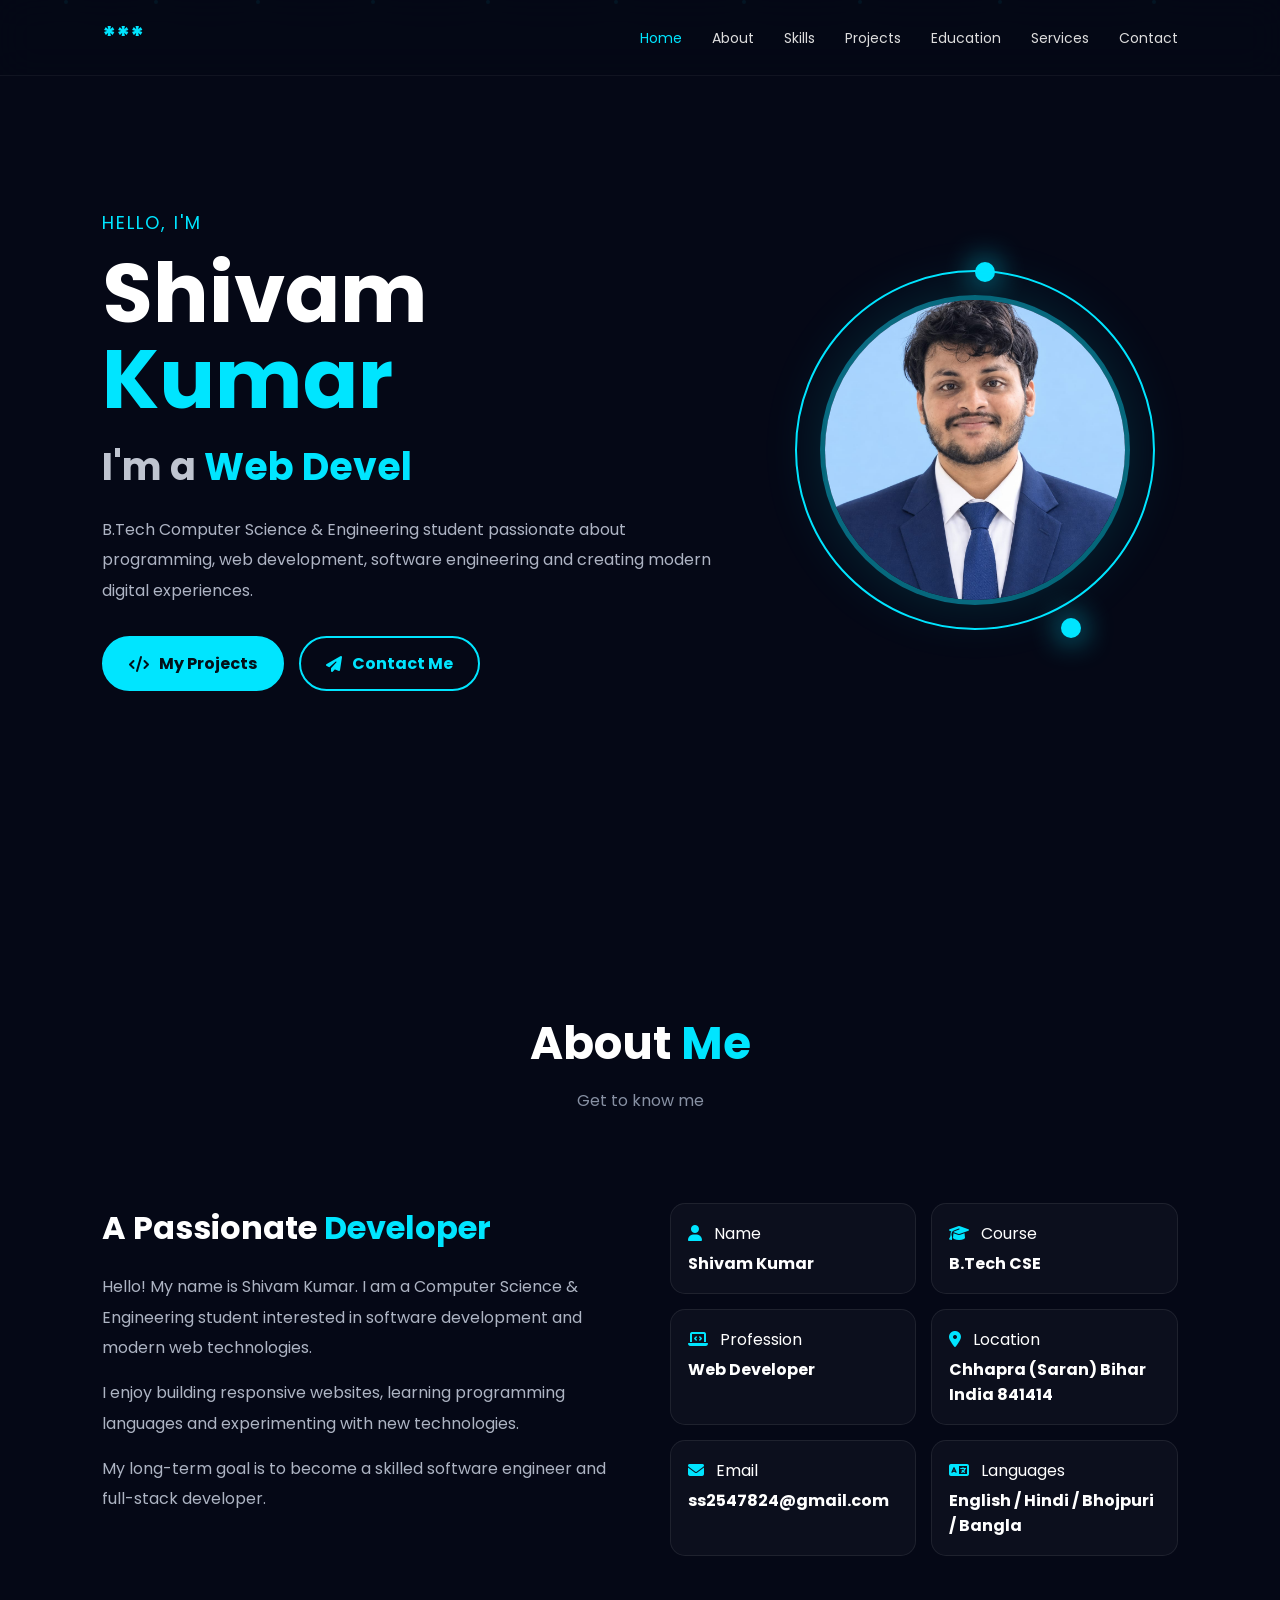
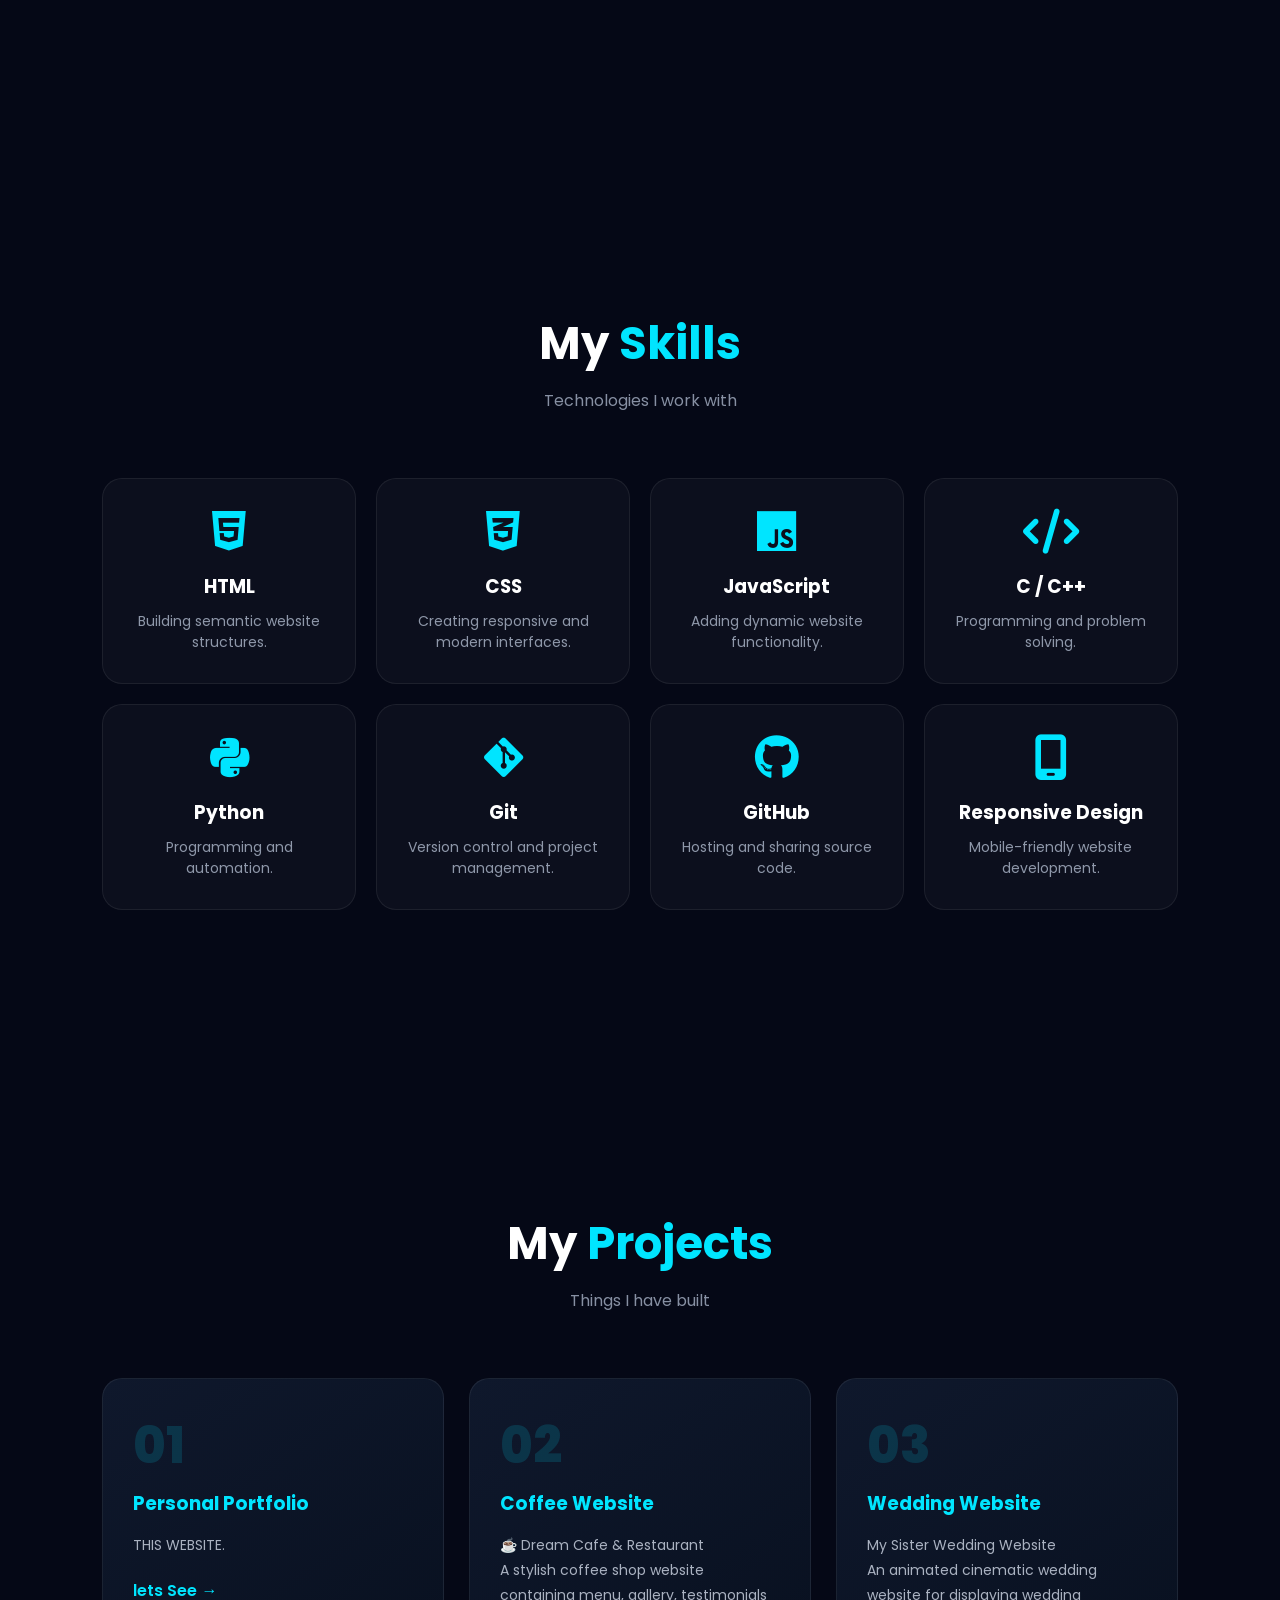
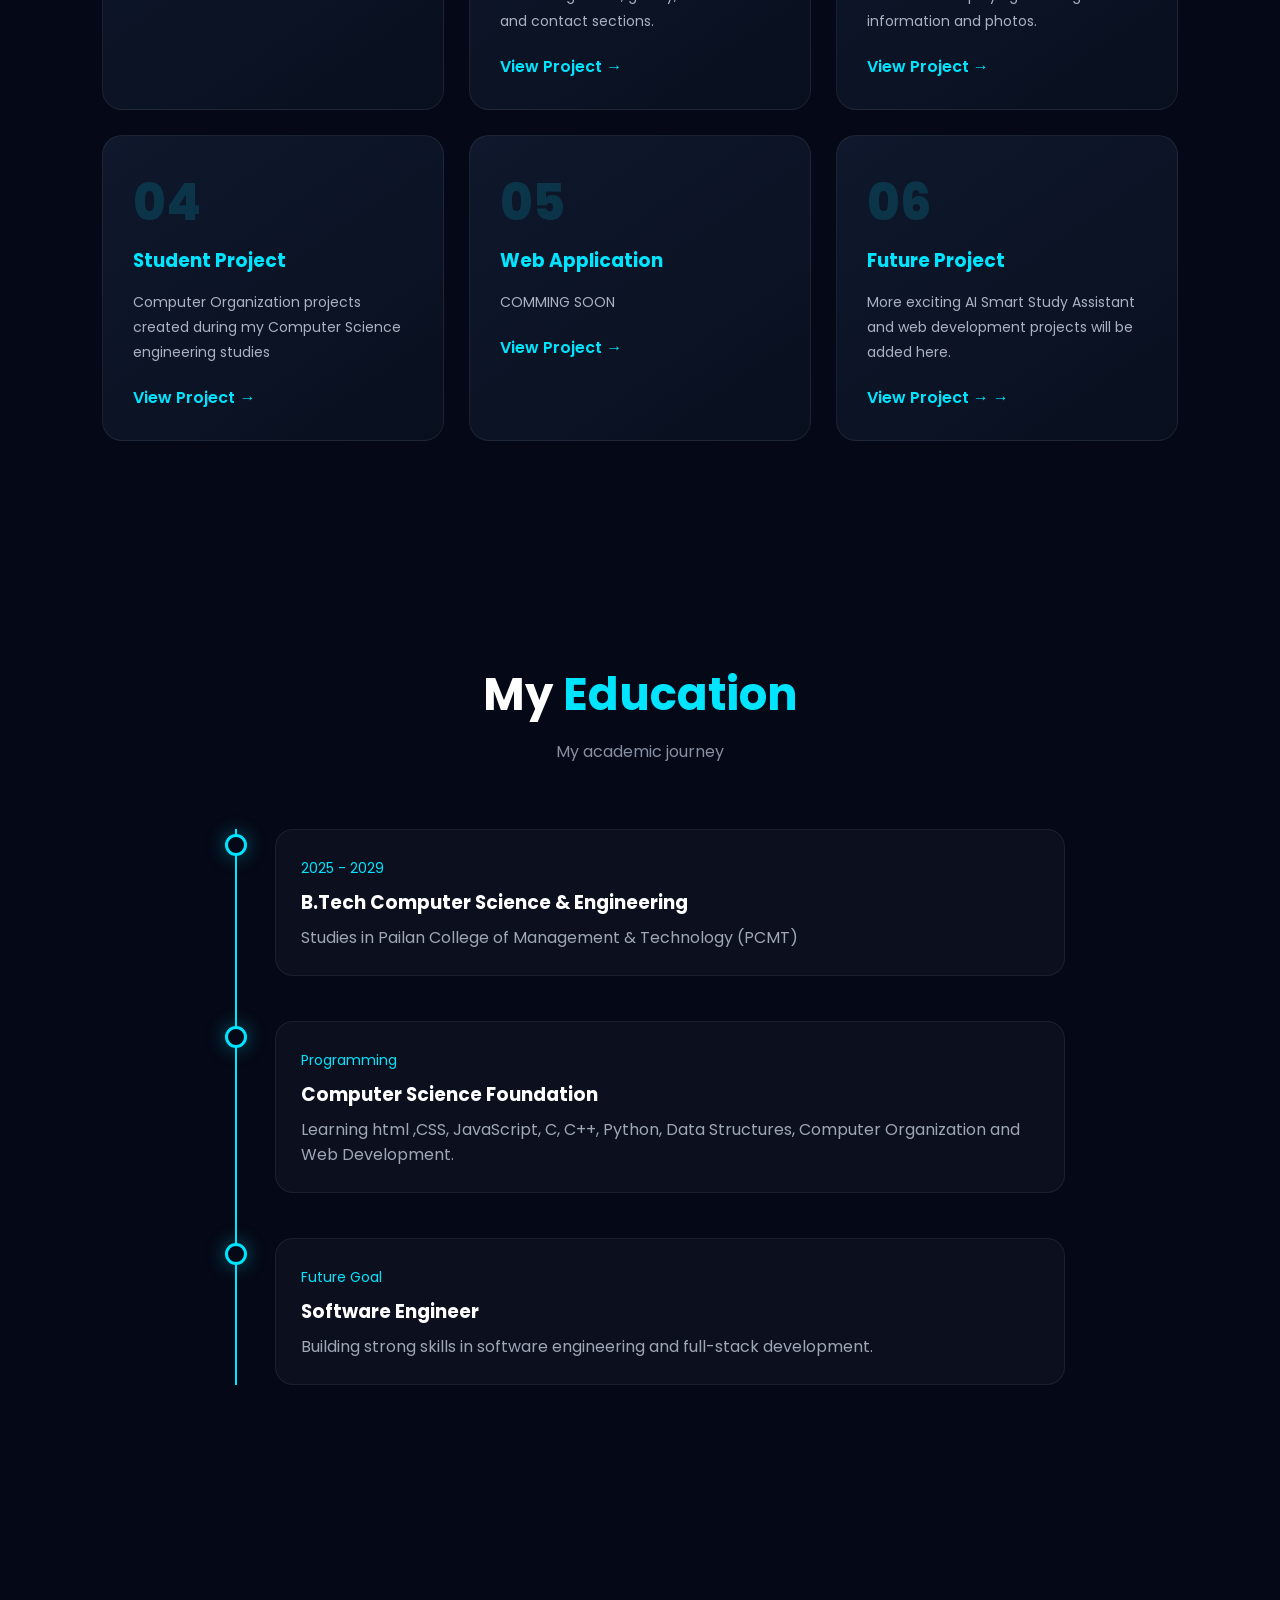
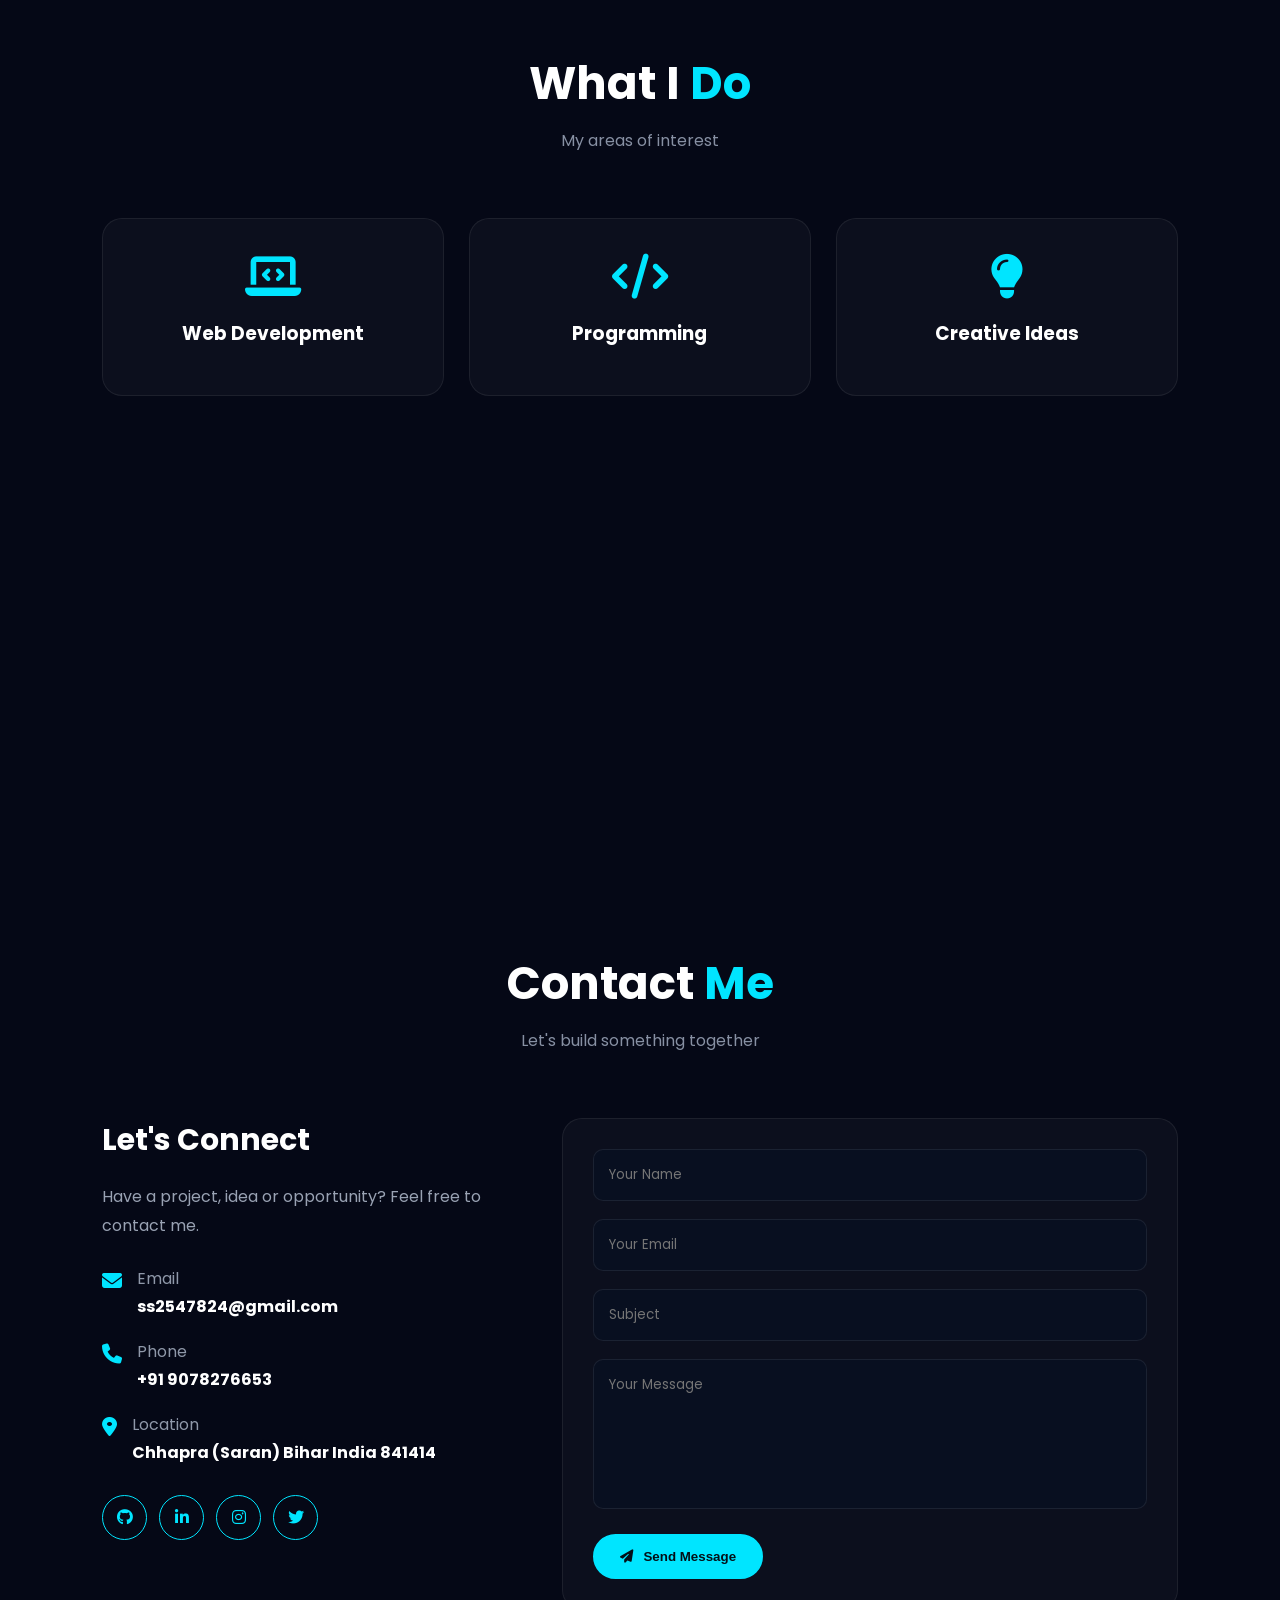
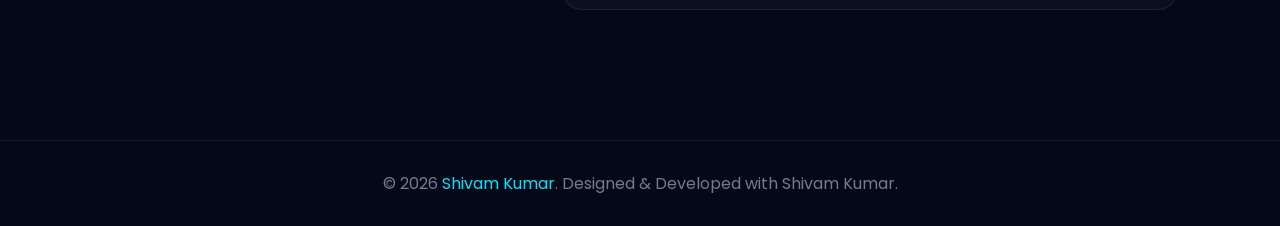
<file: index.html>
<!DOCTYPE html>
<html lang="en">
<head>
    <meta charset="UTF-8">
    <meta name="viewport" content="width=device-width, initial-scale=1.0">

    <title>Shivam Kumar | CSE Engineer & Web Developer</title>

    <!-- Google Font -->
    <link rel="preconnect" href="https://fonts.googleapis.com">
    <link rel="preconnect" href="https://fonts.gstatic.com" crossorigin>
    <link href="https://fonts.googleapis.com/css2?family=Poppins:wght@300;400;500;600;700;800&display=swap" rel="stylesheet">

    <!-- Font Awesome -->
    <link rel="stylesheet"
          href="https://cdnjs.cloudflare.com/ajax/libs/font-awesome/6.5.2/css/all.min.css">

    <style>

        /* =========================
           GLOBAL
        ========================== */

        * {
            margin: 0;
            padding: 0;
            box-sizing: border-box;
            scroll-behavior: smooth;
        }

        html {
            scroll-behavior: smooth;
        }

        body {
            font-family: "Poppins", sans-serif;
            background: #050816;
            color: #fff;
            overflow-x: hidden;
        }

        a {
            text-decoration: none;
            color: inherit;
        }

        ul {
            list-style: none;
        }

        section {
            min-height: 100vh;
            padding: 110px 8%;
        }

        .container {
            max-width: 1250px;
            margin: auto;
        }

        /* =========================
           LOADER
        ========================== */

        #loader {
            position: fixed;
            inset: 0;
            background: #050816;
            display: flex;
            justify-content: center;
            align-items: center;
            z-index: 99999;
            transition: 0.5s;
        }

        .loader-content {
            text-align: center;
        }

        .loader-logo {
            font-size: 55px;
            font-weight: 800;
            color: #00e5ff;
            animation: pulse 1.5s infinite;
        }

        .loader-content p {
            color: #aaa;
            margin-top: 10px;
        }

        @keyframes pulse {
            0%, 100% {
                transform: scale(1);
            }

            50% {
                transform: scale(1.12);
            }
        }

        /* =========================
           PARTICLE BACKGROUND
        ========================== */

        .particles {
            position: fixed;
            inset: 0;
            z-index: -2;
            overflow: hidden;
            pointer-events: none;
        }

        .particle {
            position: absolute;
            width: 4px;
            height: 4px;
            background: #00e5ff;
            border-radius: 50%;
            opacity: 0.5;
            animation: floatParticle linear infinite;
        }

        @keyframes floatParticle {
            from {
                transform: translateY(100vh);
            }

            to {
                transform: translateY(-20vh);
            }
        }

        /* =========================
           NAVBAR
        ========================== */

        header {
            position: fixed;
            top: 0;
            width: 100%;
            z-index: 999;
            padding: 18px 8%;
            background: rgba(5, 8, 22, 0.75);
            backdrop-filter: blur(18px);
            border-bottom: 1px solid rgba(255,255,255,0.05);
        }

        nav {
            max-width: 1250px;
            margin: auto;
            display: flex;
            align-items: center;
            justify-content: space-between;
        }

        .logo {
            font-size: 26px;
            font-weight: 800;
            color: #fff;
        }

        .logo span {
            color: #00e5ff;
        }

        .nav-links {
            display: flex;
            gap: 30px;
        }

        .nav-links a {
            position: relative;
            color: #ddd;
            font-size: 14px;
            transition: 0.3s;
        }

        .nav-links a::after {
            content: "";
            position: absolute;
            width: 0;
            height: 2px;
            bottom: -7px;
            left: 0;
            background: #00e5ff;
            transition: 0.3s;
        }

        .nav-links a:hover {
            color: #00e5ff;
        }

        .nav-links a:hover::after {
            width: 100%;
        }

        .menu-btn {
            display: none;
            font-size: 25px;
            cursor: pointer;
            color: #00e5ff;
        }

        /* =========================
           HOME
        ========================== */

        #home {
            display: flex;
            align-items: center;
            position: relative;
            overflow: hidden;
        }

        .hero {
            max-width: 1250px;
            width: 100%;
            margin: auto;
            display: grid;
            grid-template-columns: 1.2fr 0.8fr;
            align-items: center;
            gap: 60px;
        }

        .hero-text small {
            color: #00e5ff;
            font-size: 18px;
            letter-spacing: 2px;
        }

        .hero-text h1 {
            font-size: clamp(45px, 7vw, 82px);
            line-height: 1.05;
            margin: 15px 0;
        }

        .hero-text h1 span {
            color: #00e5ff;
        }

        .hero-text h2 {
            font-size: clamp(22px, 3vw, 38px);
            color: #bfc4d0;
            margin-bottom: 20px;
        }

        #typing {
            color: #00e5ff;
        }

        .hero-text p {
            color: #aeb4c4;
            max-width: 700px;
            line-height: 1.9;
            font-size: 16px;
            margin-bottom: 30px;
        }

        .hero-buttons {
            display: flex;
            flex-wrap: wrap;
            gap: 15px;
        }

        .btn {
            display: inline-flex;
            align-items: center;
            gap: 10px;
            padding: 13px 25px;
            border-radius: 50px;
            background: #00e5ff;
            color: #031018;
            font-weight: 700;
            border: 2px solid #00e5ff;
            transition: 0.3s;
        }

        .btn:hover {
            transform: translateY(-5px);
            box-shadow: 0 15px 40px rgba(0,229,255,0.25);
        }

        .btn-outline {
            background: transparent;
            color: #00e5ff;
        }

        /* PROFILE */

        .profile-wrapper {
            position: relative;
            width: 360px;
            height: 360px;
            margin: auto;
        }

        .profile-ring {
            position: absolute;
            inset: 0;
            border-radius: 50%;
            border: 2px solid #00e5ff;
            animation: rotate 8s linear infinite;
        }

        .profile-ring::before,
        .profile-ring::after {
            content: "";
            position: absolute;
            width: 20px;
            height: 20px;
            border-radius: 50%;
            background: #00e5ff;
            box-shadow: 0 0 30px #00e5ff;
        }

        .profile-ring::before {
            top: -10px;
            left: 50%;
        }

        .profile-ring::after {
            bottom: -10px;
            right: 20%;
        }

        .profile {
            position: absolute;
            inset: 25px;
            border-radius: 50%;
            overflow: hidden;
            border: 5px solid rgba(0,229,255,0.4);
            background: linear-gradient(135deg, #101a2f, #07101e);
            display: flex;
            justify-content: center;
            align-items: center;
            box-shadow: 0 0 60px rgba(0,229,255,0.15);
        }

        .profile img {
            width: 100%;
            height: 100%;
            object-fit: cover;
        }

        .profile-placeholder {
            text-align: center;
            color: #00e5ff;
            font-size: 90px;
        }

        @keyframes rotate {
            to {
                transform: rotate(360deg);
            }
        }

        /* =========================
           SECTION TITLE
        ========================== */

        .section-title {
            text-align: center;
            margin-bottom: 65px;
        }

        .section-title h2 {
            font-size: 45px;
            display: inline-block;
        }

        .section-title h2 span {
            color: #00e5ff;
        }

        .section-title p {
            margin-top: 10px;
            color: #8790a3;
        }

        /* =========================
           ABOUT
        ========================== */

        .about-grid {
            display: grid;
            grid-template-columns: 1fr 1fr;
            gap: 60px;
            align-items: center;
        }

        .about-text h3 {
            font-size: 32px;
            margin-bottom: 20px;
        }

        .about-text h3 span {
            color: #00e5ff;
        }

        .about-text p {
            color: #adb4c3;
            line-height: 1.9;
            margin-bottom: 15px;
        }

        .info-grid {
            display: grid;
            grid-template-columns: repeat(2, 1fr);
            gap: 15px;
            margin-top: 25px;
        }

        .info-box {
            padding: 17px;
            border: 1px solid rgba(255,255,255,0.08);
            border-radius: 15px;
            background: rgba(255,255,255,0.03);
        }

        .info-box i {
            color: #00e5ff;
            margin-right: 8px;
        }

        .info-box strong {
            display: block;
            color: #fff;
            margin-top: 5px;
        }

        /* =========================
           SKILLS
        ========================== */

        .skills-grid {
            display: grid;
            grid-template-columns: repeat(4, 1fr);
            gap: 20px;
        }

        .skill-card {
            background: rgba(255,255,255,0.03);
            border: 1px solid rgba(255,255,255,0.07);
            border-radius: 20px;
            padding: 30px 20px;
            text-align: center;
            transition: 0.4s;
        }

        .skill-card:hover {
            transform: translateY(-10px);
            border-color: #00e5ff;
            box-shadow: 0 20px 40px rgba(0,229,255,0.08);
        }

        .skill-card i {
            font-size: 45px;
            color: #00e5ff;
            margin-bottom: 18px;
        }

        .skill-card h3 {
            margin-bottom: 10px;
        }

        .skill-card p {
            color: #8f98aa;
            font-size: 14px;
        }

        /* =========================
           PROJECTS
        ========================== */

        .projects-grid {
            display: grid;
            grid-template-columns: repeat(3, 1fr);
            gap: 25px;
        }

        .project-card {
            position: relative;
            overflow: hidden;
            padding: 30px;
            border-radius: 20px;
            min-height: 300px;
            background: linear-gradient(145deg, #0f182c, #08101f);
            border: 1px solid rgba(255,255,255,0.07);
            transition: 0.4s;
        }

        .project-card:hover {
            transform: translateY(-10px);
            border-color: #00e5ff;
        }

        .project-number {
            font-size: 50px;
            color: rgba(0,229,255,0.15);
            font-weight: 800;
        }

        .project-card h3 {
            color: #00e5ff;
            margin: 5px 0 15px;
        }

        .project-card p {
            color: #aab2c1;
            line-height: 1.8;
            font-size: 14px;
        }

        .project-card a {
            display: inline-block;
            margin-top: 20px;
            color: #00e5ff;
            font-weight: 600;
        }

        /* =========================
           EDUCATION / TIMELINE
        ========================== */

        .timeline {
            max-width: 850px;
            margin: auto;
            position: relative;
        }

        .timeline::before {
            content: "";
            position: absolute;
            left: 20px;
            top: 0;
            bottom: 0;
            width: 2px;
            background: #00e5ff;
        }

        .timeline-item {
            position: relative;
            padding-left: 60px;
            margin-bottom: 45px;
        }

        .timeline-dot {
            position: absolute;
            left: 10px;
            top: 5px;
            width: 22px;
            height: 22px;
            border-radius: 50%;
            background: #050816;
            border: 3px solid #00e5ff;
            box-shadow: 0 0 20px rgba(0,229,255,0.4);
        }

        .timeline-content {
            background: rgba(255,255,255,0.03);
            border: 1px solid rgba(255,255,255,0.07);
            padding: 25px;
            border-radius: 18px;
        }

        .timeline-content span {
            color: #00e5ff;
            font-size: 14px;
        }

        .timeline-content h3 {
            margin: 8px 0;
        }

        .timeline-content p {
            color: #9ea7b8;
        }

        /* =========================
           SERVICES
        ========================== */

        .services-grid {
            display: grid;
            grid-template-columns: repeat(3, 1fr);
            gap: 25px;
        }

        .service-card {
            text-align: center;
            padding: 35px 25px;
            border-radius: 20px;
            background: rgba(255,255,255,0.03);
            border: 1px solid rgba(255,255,255,0.07);
            transition: 0.4s;
        }

        .service-card:hover {
            transform: translateY(-8px);
            border-color: #00e5ff;
        }

        .service-card i {
            font-size: 45px;
            color: #00e5ff;
            margin-bottom: 20px;
        }

        .service-card h3 {
            margin-bottom: 12px;
        }

        .service-card p {
            color: #929bad;
            line-height: 1.8;
        }

        /* =========================
           CONTACT
        ========================== */

        .contact-container {
            display: grid;
            grid-template-columns: 0.8fr 1.2fr;
            gap: 50px;
            align-items: start;
        }

        .contact-info h3 {
            font-size: 30px;
            margin-bottom: 20px;
        }

        .contact-info p {
            color: #99a2b3;
            line-height: 1.8;
            margin-bottom: 25px;
        }

        .contact-item {
            display: flex;
            gap: 15px;
            margin: 20px 0;
        }

        .contact-item i {
            color: #00e5ff;
            font-size: 20px;
            margin-top: 5px;
        }

        .contact-item span {
            color: #8f98a9;
        }

        .contact-item strong {
            display: block;
            color: white;
            margin-top: 3px;
        }

        .social {
            display: flex;
            gap: 12px;
            margin-top: 30px;
        }

        .social a {
            width: 45px;
            height: 45px;
            display: flex;
            justify-content: center;
            align-items: center;
            border: 1px solid #00e5ff;
            border-radius: 50%;
            color: #00e5ff;
            transition: 0.3s;
        }

        .social a:hover {
            background: #00e5ff;
            color: #050816;
            transform: translateY(-5px);
        }

        .contact-form {
            padding: 30px;
            border: 1px solid rgba(255,255,255,0.07);
            background: rgba(255,255,255,0.03);
            border-radius: 20px;
        }

        .form-group {
            margin-bottom: 18px;
        }

        .form-group input,
        .form-group textarea {
            width: 100%;
            background: #080f20;
            color: white;
            border: 1px solid rgba(255,255,255,0.08);
            outline: none;
            padding: 15px;
            border-radius: 10px;
            font-family: inherit;
            transition: 0.3s;
        }

        .form-group input:focus,
        .form-group textarea:focus {
            border-color: #00e5ff;
        }

        .form-group textarea {
            height: 150px;
            resize: none;
        }

        /* =========================
           FOOTER
        ========================== */

        footer {
            padding: 30px 8%;
            text-align: center;
            border-top: 1px solid rgba(255,255,255,0.06);
            color: #737c8e;
        }

        footer span {
            color: #00e5ff;
        }

        /* =========================
           SCROLL TOP
        ========================== */

        #topBtn {
            position: fixed;
            right: 25px;
            bottom: 25px;
            width: 45px;
            height: 45px;
            border: none;
            border-radius: 50%;
            background: #00e5ff;
            color: #031018;
            cursor: pointer;
            display: none;
            z-index: 500;
            font-size: 18px;
        }

        /* =========================
           REVEAL ANIMATION
        ========================== */

        .reveal {
            opacity: 0;
            transform: translateY(50px);
            transition: 0.8s ease;
        }

        .reveal.active {
            opacity: 1;
            transform: translateY(0);
        }

        /* =========================
           RESPONSIVE
        ========================== */

        @media(max-width: 1000px) {

            .hero {
                grid-template-columns: 1fr;
                text-align: center;
            }

            .hero-buttons {
                justify-content: center;
            }

            .profile-wrapper {
                width: 300px;
                height: 300px;
            }

            .about-grid {
                grid-template-columns: 1fr;
            }

            .skills-grid {
                grid-template-columns: repeat(2, 1fr);
            }

            .projects-grid {
                grid-template-columns: repeat(2, 1fr);
            }

            .services-grid {
                grid-template-columns: repeat(2, 1fr);
            }

            .contact-container {
                grid-template-columns: 1fr;
            }
        }

        @media(max-width: 700px) {

            section {
                padding: 100px 6%;
            }

            .nav-links {
                position: absolute;
                top: 70px;
                left: -100%;
                width: 100%;
                flex-direction: column;
                background: #070c1d;
                padding: 30px;
                text-align: center;
                transition: 0.4s;
            }

            .nav-links.active {
                left: 0;
            }

            .menu-btn {
                display: block;
            }

            .skills-grid,
            .projects-grid,
            .services-grid {
                grid-template-columns: 1fr;
            }

            .info-grid {
                grid-template-columns: 1fr;
            }

            .section-title h2 {
                font-size: 35px;
            }

            .hero-text h1 {
                font-size: 50px;
            }
        }

    </style>
</head>

<body>

    <!-- =========================
         LOADER
    ========================== -->

    <div id="loader">
        <div class="loader-content">
            <div class="loader-logo">&lt;/&gt;</div>
            <p> "View My Work" or "Get in Touch". </p>
        </div>
    </div>


    <!-- =========================
         PARTICLES
    ========================== -->

    <div class="particles">

        <span class="particle" style="left:5%; animation-duration:12s;"></span>
        <span class="particle" style="left:12%; animation-duration:9s;"></span>
        <span class="particle" style="left:20%; animation-duration:14s;"></span>
        <span class="particle" style="left:29%; animation-duration:10s;"></span>
        <span class="particle" style="left:38%; animation-duration:13s;"></span>
        <span class="particle" style="left:48%; animation-duration:8s;"></span>
        <span class="particle" style="left:58%; animation-duration:15s;"></span>
        <span class="particle" style="left:67%; animation-duration:11s;"></span>
        <span class="particle" style="left:78%; animation-duration:9s;"></span>
        <span class="particle" style="left:90%; animation-duration:14s;"></span>

    </div>


    <!-- =========================
         NAVBAR
    ========================== -->

    <header>

        <nav>

            <a href="#home" class="logo">
             <span>***</span>
            </a>

            <div class="menu-btn" id="menuBtn">
                <i class="fas fa-bars"></i>
            </div>

            <ul class="nav-links" id="navLinks">

                <li><a href="#home">Home</a></li>
                <li><a href="#about">About</a></li>
                <li><a href="#skills">Skills</a></li>
                <li><a href="#projects">Projects</a></li>
                <li><a href="#education">Education</a></li>
                <li><a href="#services">Services</a></li>
                <li><a href="#contact">Contact</a></li>

            </ul>

        </nav>

    </header>


    <!-- =========================
         HOME
    ========================== -->

    <section id="home">

        <div class="hero">

            <div class="hero-text reveal">

                <small>HELLO, I'M</small>

                <h1>
                    Shivam <span>Kumar</span>
                </h1>

                <h2>
                    I'm a <span id="typing"></span>
                </h2>

                <p>
                    B.Tech Computer Science & Engineering student
                    passionate about programming, web development,
                    software engineering and creating modern digital
                    experiences.
                </p>

                <div class="hero-buttons">

                    <a href="#projects" class="btn">
                        <i class="fas fa-code"></i>
                        My Projects
                    </a>

                    <a href="#contact" class="btn btn-outline">
                        <i class="fas fa-paper-plane"></i>
                        Contact Me
                    </a>

                </div>

            </div>


            <!-- PROFILE PHOTO -->

            <div class="profile-wrapper reveal">

                <div class="profile-ring"></div>

                <div class="profile">

                    <!--
                    Replace the placeholder below with:-->

                    <img src="./img.com.jpeg" alt="Shivam Kumar">

                  <!--  Put profile.jpg in the same folder.
                    -->

                    <div class="Shivam Kumar">
                        <i class=""></i>
                    </div>

                </div>

            </div>

        </div>

    </section>


    <!-- =========================
         ABOUT
    ========================== -->

    <section id="about">

        <div class="container">

            <div class="section-title reveal">

                <h2>About <span>Me</span></h2>

                <p>Get to know me</p>

            </div>


            <div class="about-grid">

                <div class="about-text reveal">

                    <h3>
                        A Passionate
                        <span>Developer</span>
                    </h3>

                    <p>
                        Hello! My name is Shivam Kumar. I am a
                        Computer Science & Engineering student
                        interested in software development and
                        modern web technologies.
                    </p>

                    <p>
                        I enjoy building responsive websites,
                        learning programming languages and
                        experimenting with new technologies.
                    </p>

                    <p>
                        My long-term goal is to become a skilled
                        software engineer and full-stack developer.
                    </p>

                </div>


                <div class="info-grid reveal">

                    <div class="info-box">
                        <i class="fas fa-user"></i>
                        Name
                        <strong>Shivam Kumar</strong>
                    </div>

                    <div class="info-box">
                        <i class="fas fa-graduation-cap"></i>
                        Course
                        <strong>B.Tech CSE</strong>
                    </div>

                    <div class="info-box">
                        <i class="fas fa-laptop-code"></i>
                        Profession
                        <strong>Web Developer</strong>
                    </div>

                    <div class="info-box">
                        <i class="fas fa-map-marker-alt"></i>
                        Location
                        <strong>Chhapra (Saran) Bihar India 841414</strong>
                    </div>

                    <div class="info-box">
                        <i class="fas fa-envelope"></i>
                        Email
                        <strong> ss2547824@gmail.com </strong>
                    </div>

                    <div class="info-box">
                        <i class="fas fa-language"></i>
                        Languages
                        <strong>English / Hindi / Bhojpuri / Bangla </strong>
                    </div>

                </div>

            </div>

        </div>

    </section>


    <!-- =========================
         SKILLS
    ========================== -->

    <section id="skills">

        <div class="container">

            <div class="section-title reveal">

                <h2>My <span>Skills</span></h2>

                <p>Technologies I work with</p>

            </div>


            <div class="skills-grid">

                <div class="skill-card reveal">
                    <i class="fab fa-html5"></i>
                    <h3>HTML</h3>
                    <p>Building semantic website structures.</p>
                </div>

                <div class="skill-card reveal">
                    <i class="fab fa-css3-alt"></i>
                    <h3>CSS</h3>
                    <p>Creating responsive and modern interfaces.</p>
                </div>

                <div class="skill-card reveal">
                    <i class="fab fa-js"></i>
                    <h3>JavaScript</h3>
                    <p>Adding dynamic website functionality.</p>
                </div>

                <div class="skill-card reveal">
                    <i class="fas fa-code"></i>
                    <h3>C / C++</h3>
                    <p>Programming and problem solving.</p>
                </div>

                <div class="skill-card reveal">
                    <i class="fab fa-python"></i>
                    <h3>Python</h3>
                    <p>Programming and automation.</p>
                </div>

                <div class="skill-card reveal">
                    <i class="fab fa-git-alt"></i>
                    <h3>Git</h3>
                    <p>Version control and project management.</p>
                </div>

                <div class="skill-card reveal">
                    <i class="fab fa-github"></i>
                    <h3>GitHub</h3>
                    <p>Hosting and sharing source code.</p>
                </div>

                <div class="skill-card reveal">
                    <i class="fas fa-mobile-screen"></i>
                    <h3>Responsive Design</h3>
                    <p>Mobile-friendly website development.</p>
                </div>

            </div>

        </div>

    </section>


    <!-- =========================
         PROJECTS
    ========================== -->

    <section id="projects">

        <div class="container">

            <div class="section-title reveal">

                <h2>My <span>Projects</span></h2>

                <p>Things I have built</p>

            </div>


            <div class="projects-grid">

                <div class="project-card reveal">

                    <div class="project-number">01</div>

                    <h3>Personal Portfolio</h3>

                    <p>
                        THIS WEBSITE.
                    </p>

                    <a href="#">
                        lets See →
                    </a>

                </div>


                <div class="project-card reveal">

                    <div class="project-number">02</div>

                    <h3>Coffee Website</h3>

                    <p>
                        ☕ Dream Cafe & Restaurant
                        <br />
                        A stylish coffee shop website containing
                        menu, gallery, testimonials and contact sections.
                    </p>

                    <a href="./personal.html/coffishop/index.html">
                        View Project →
                    </a>

                </div>


                <div class="project-card reveal">

                    <div class="project-number">03</div>

                    <h3>Wedding Website</h3>

                    <p>
                        My Sister Wedding Website
                    <br />
                        An animated cinematic wedding website
                        for displaying wedding information and photos.
                    </p>

                    <a href="./personal.html/coffishop/wedding webiste/index.html">
                        View Project →
                    </a>

                </div>


                <div class="project-card reveal">

                    <div class="project-number">04</div>

                    <h3>Student Project</h3>

                    <p>
                       Computer Organization projects created during my
                        Computer Science engineering studies
                        
                    </p>

                    <a href="./personal.html/student Project.html">
                        View Project →
                    </a>

                </div>


                <div class="project-card reveal">

                    <div class="project-number">05</div>

                    <h3>Web Application</h3>

                    <p>
                        <!--A responsive web application designed
                        with a clean and interactive interface. -->
                        COMMING SOON
                    </p>

                    <a href="./personal.html/web appliction.html"> 
                        View Project →
                    </a>

                </div>


                <div class="project-card reveal">

                    <div class="project-number">06</div>

                    <h3>Future Project</h3>

                    <p>
                        More exciting AI Smart Study Assistant and web development
                        projects will be added here. 
                    </p>

                    <a href="./personal.html/feauture Project.html"> 
                        
                        View Project → →
                    </a>

                </div>

            </div>

        </div>

    </section>


    <!-- =========================
         EDUCATION
    ========================== -->

    <section id="education">

        <div class="container">

            <div class="section-title reveal">

                <h2>My <span>Education</span></h2>

                <p>My academic journey</p>

            </div>


            <div class="timeline">

                <div class="timeline-item reveal">

                    <div class="timeline-dot"></div>

                    <div class="timeline-content">

                        <span>2025 - 2029</span>

                        <h3>
                            B.Tech Computer Science & Engineering
                        </h3>

                        <p>
                            Studies in Pailan College of Management & Technology (PCMT) 
                        
                
                        </p>

                    </div>

                </div>


                <div class="timeline-item reveal">

                    <div class="timeline-dot"></div>

                    <div class="timeline-content">

                        <span>Programming</span>

                        <h3>
                            Computer Science Foundation
                        </h3>

                        <p>
                            Learning html ,CSS, JavaScript, C, C++, Python, Data Structures,
                            Computer Organization and Web Development.
                        </p>

                    </div>

                </div>


                <div class="timeline-item reveal">

                    <div class="timeline-dot"></div>

                    <div class="timeline-content">

                        <span>Future Goal</span>

                        <h3>
                            Software Engineer
                        </h3>

                        <p>
                            Building strong skills in software
                            engineering and full-stack development.
                        </p>

                    </div>

                </div>

            </div>

        </div>

    </section>


    <!-- =========================
         SERVICES
    ========================== -->

    <section id="services">

        <div class="container">

            <div class="section-title reveal">

                <h2>What I <span>Do</span></h2>

                <p>My areas of interest</p>

            </div>


            <div class="services-grid">

                <div class="service-card reveal">

                    <i class="fas fa-laptop-code"></i>

                    <h3>Web Development</h3>

                    <p>
                      <!--  Creating responsive and modern
                        websites using HTML, CSS and JavaScript.-->
                    </p>

                </div>


                <div class="service-card reveal">

                    <i class="fas fa-code"></i>

                    <h3>Programming</h3>

                    <p>
                        <!--Solving programming problems and
                        developing logical solutions. -->
                    </p>

                </div>


                <div class="service-card reveal">

                    <i class="fas fa-lightbulb"></i>

                    <h3>Creative Ideas</h3>

                    <p>
                        <!--Designing unique digital experiences
                        and experimenting with new technologies. -->
                    </p>

                </div>

            </div>

        </div>

    </section>


    <!-- =========================
         CONTACT
    ========================== -->

    <section id="contact">

        <div class="container">

            <div class="section-title reveal">

                <h2>Contact <span>Me</span></h2>

                <p>Let's build something together</p>

            </div>


            <div class="contact-container">

                <div class="contact-info reveal">

                    <h3>Let's Connect</h3>

                    <p>
                        Have a project, idea or opportunity?
                        Feel free to contact me.
                    </p>


                    <div class="contact-item">

                        <i class="fas fa-envelope"></i>

                        <div>
                            <span>Email</span>
                            <strong>ss2547824@gmail.com</strong>
                        </div>

                    </div>


                    <div class="contact-item">

                        <i class="fas fa-phone"></i>

                        <div>
                            <span>Phone</span>
                            <strong>+91 9078276653 </strong>
                        </div>

                    </div>


                    <div class="contact-item">

                        <i class="fas fa-location-dot"></i>

                        <div>
                            <span>Location</span>
                            <strong>Chhapra (Saran) Bihar India 841414</strong>
                        </div>

                    </div>


                    <div class="social">

                        <a href="https://github.com/ss2547824-crypto" target="_blank">
                            <i class="fab fa-github"></i>
                        </a>

                        <a href="https://www.linkedin.com/in/shivam-kumar-16b970407?utm_source=share_via&utm_content=profile&utm_medium=member_android" target="_blank">
                            <i class="fab fa-linkedin-in"></i>
                        </a>

                        <a href="https://www.instagram.com/sarojshivamkumar.___?igsi=OHFlMHF0dHp6bmR6" target="_blank">
                            <i class="fab fa-instagram"></i>
                        </a>

                        <a href="https://x.com/Shivshivamsingh" target="_blank">
                            <i class="fab fa-twitter"></i>
                        </a>

                    </div>

                </div>


                <form class="contact-form reveal" id="contactForm">

                    <div class="form-group">
                        <input
                            type="text"
                            placeholder="Your Name"
                            required
                        >
                    </div>

                    <div class="form-group">
                        <input
                            type="email"
                            placeholder="Your Email"
                            required
                        >
                    </div>

                    <div class="form-group">
                        <input
                            type="text"
                            placeholder="Subject"
                        >
                    </div>

                    <div class="form-group">
                        <textarea
                            placeholder="Your Message"
                            required
                        ></textarea>
                    </div>

                    <button type="submit" class="btn">
                        <i class="fas fa-paper-plane"></i>
                        Send Message
                    </button>

                </form>

            </div>

        </div>

    </section>


    <!-- =========================
         FOOTER
    ========================== -->

    <footer>

        <p>
            © 2026 <span>Shivam Kumar</span>.
            Designed & Developed with Shivam Kumar.
        </p>

    </footer>


    <!-- SCROLL TOP BUTTON -->

    <button id="topBtn">
        <i class="fas fa-arrow-up"></i>
    </button>


    <!-- =========================
         JAVASCRIPT
    ========================== -->

    <script>

        /* =========================
           LOADER
        ========================== */

        window.addEventListener("load", function () {

            const loader = document.getElementById("loader");

            setTimeout(() => {

                loader.style.opacity = "0";

                setTimeout(() => {
                    loader.style.display = "none";
                }, 500);

            }, 1000);

        });


        /* =========================
           MOBILE MENU
        ========================== */

        const menuBtn = document.getElementById("menuBtn");
        const navLinks = document.getElementById("navLinks");

        menuBtn.addEventListener("click", () => {

            navLinks.classList.toggle("active");

            const icon = menuBtn.querySelector("i");

            if (navLinks.classList.contains("active")) {
                icon.classList.remove("fa-bars");
                icon.classList.add("fa-xmark");
            } else {
                icon.classList.remove("fa-xmark");
                icon.classList.add("fa-bars");
            }

        });


        /* Close mobile menu after clicking */

        document.querySelectorAll(".nav-links a").forEach(link => {

            link.addEventListener("click", () => {

                navLinks.classList.remove("active");

                menuBtn.querySelector("i").classList.remove("fa-xmark");
                menuBtn.querySelector("i").classList.add("fa-bars");

            });

        });


        /* =========================
           TYPING EFFECT
        ========================== */

        const typingElement = document.getElementById("typing");

        const words = [
            "Web Developer",
            "CSE Student",
            "Programmer",
            "Software Engineer",
            "Frontend Developer"
        ];

        let wordIndex = 0;
        let charIndex = 0;
        let deleting = false;

        function typeEffect() {

            const currentWord = words[wordIndex];

            if (!deleting) {

                typingElement.textContent =
                    currentWord.substring(0, charIndex + 1);

                charIndex++;

                if (charIndex === currentWord.length) {

                    deleting = true;

                    setTimeout(typeEffect, 1500);

                    return;
                }

            } else {

                typingElement.textContent =
                    currentWord.substring(0, charIndex - 1);

                charIndex--;

                if (charIndex === 0) {

                    deleting = false;

                    wordIndex++;

                    if (wordIndex === words.length) {
                        wordIndex = 0;
                    }

                }

            }

            setTimeout(typeEffect, deleting ? 60 : 100);

        }

        typeEffect();


        /* =========================
           SCROLL REVEAL
        ========================== */

        function revealOnScroll() {

            const reveals =
                document.querySelectorAll(".reveal");

            reveals.forEach(element => {

                const windowHeight =
                    window.innerHeight;

                const elementTop =
                    element.getBoundingClientRect().top;

                if (elementTop < windowHeight - 100) {

                    element.classList.add("active");

                }

            });

        }

        window.addEventListener("scroll", revealOnScroll);

        revealOnScroll();


        /* =========================
           TOP BUTTON
        ========================== */

        const topBtn = document.getElementById("topBtn");

        window.addEventListener("scroll", () => {

            if (window.scrollY > 500) {
                topBtn.style.display = "block";
            } else {
                topBtn.style.display = "none";
            }

        });

        topBtn.addEventListener("click", () => {

            window.scrollTo({
                top: 0,
                behavior: "smooth"
            });

        });


        /* =========================
           CONTACT FORM
        ========================== */

        document
        .getElementById("contactForm")
        .addEventListener("submit", function(event) {

            event.preventDefault();

            alert(
                "Thank you for contacting me! " +
                "The form UI is working. Connect it to a backend/email service to receive messages."
            );

            this.reset();

        });


        /* =========================
           ACTIVE NAVIGATION
        ========================== */

        const sections =
            document.querySelectorAll("section");

        const navItems =
            document.querySelectorAll(".nav-links a");

        window.addEventListener("scroll", () => {

            let current = "";

            sections.forEach(section => {

                const sectionTop =
                    section.offsetTop - 150;

                if (window.scrollY >= sectionTop) {

                    current = section.getAttribute("id");

                }

            });

            navItems.forEach(item => {

                item.style.color = "";

                if (item.getAttribute("href") === "#" + current) {

                    item.style.color = "#00e5ff";

                }

            });

        });

    </script>

</body>
</html>
</file>
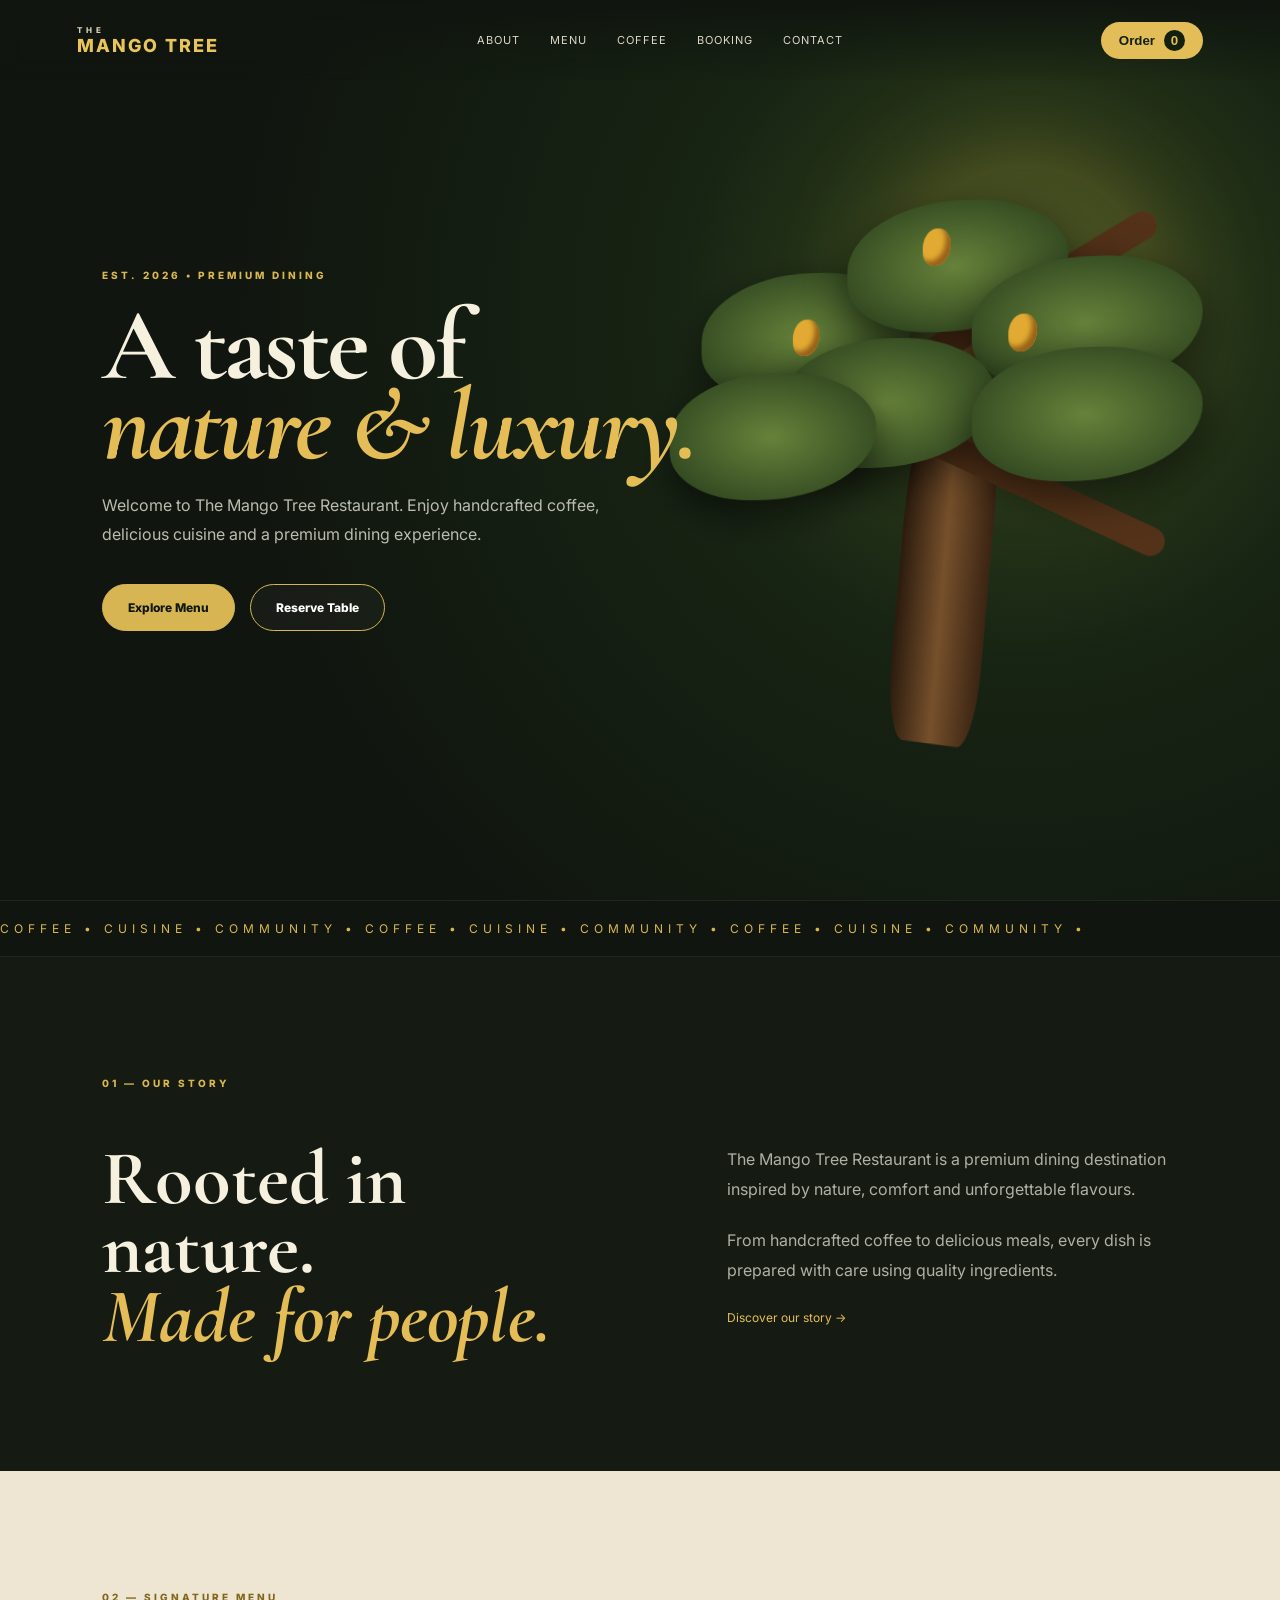
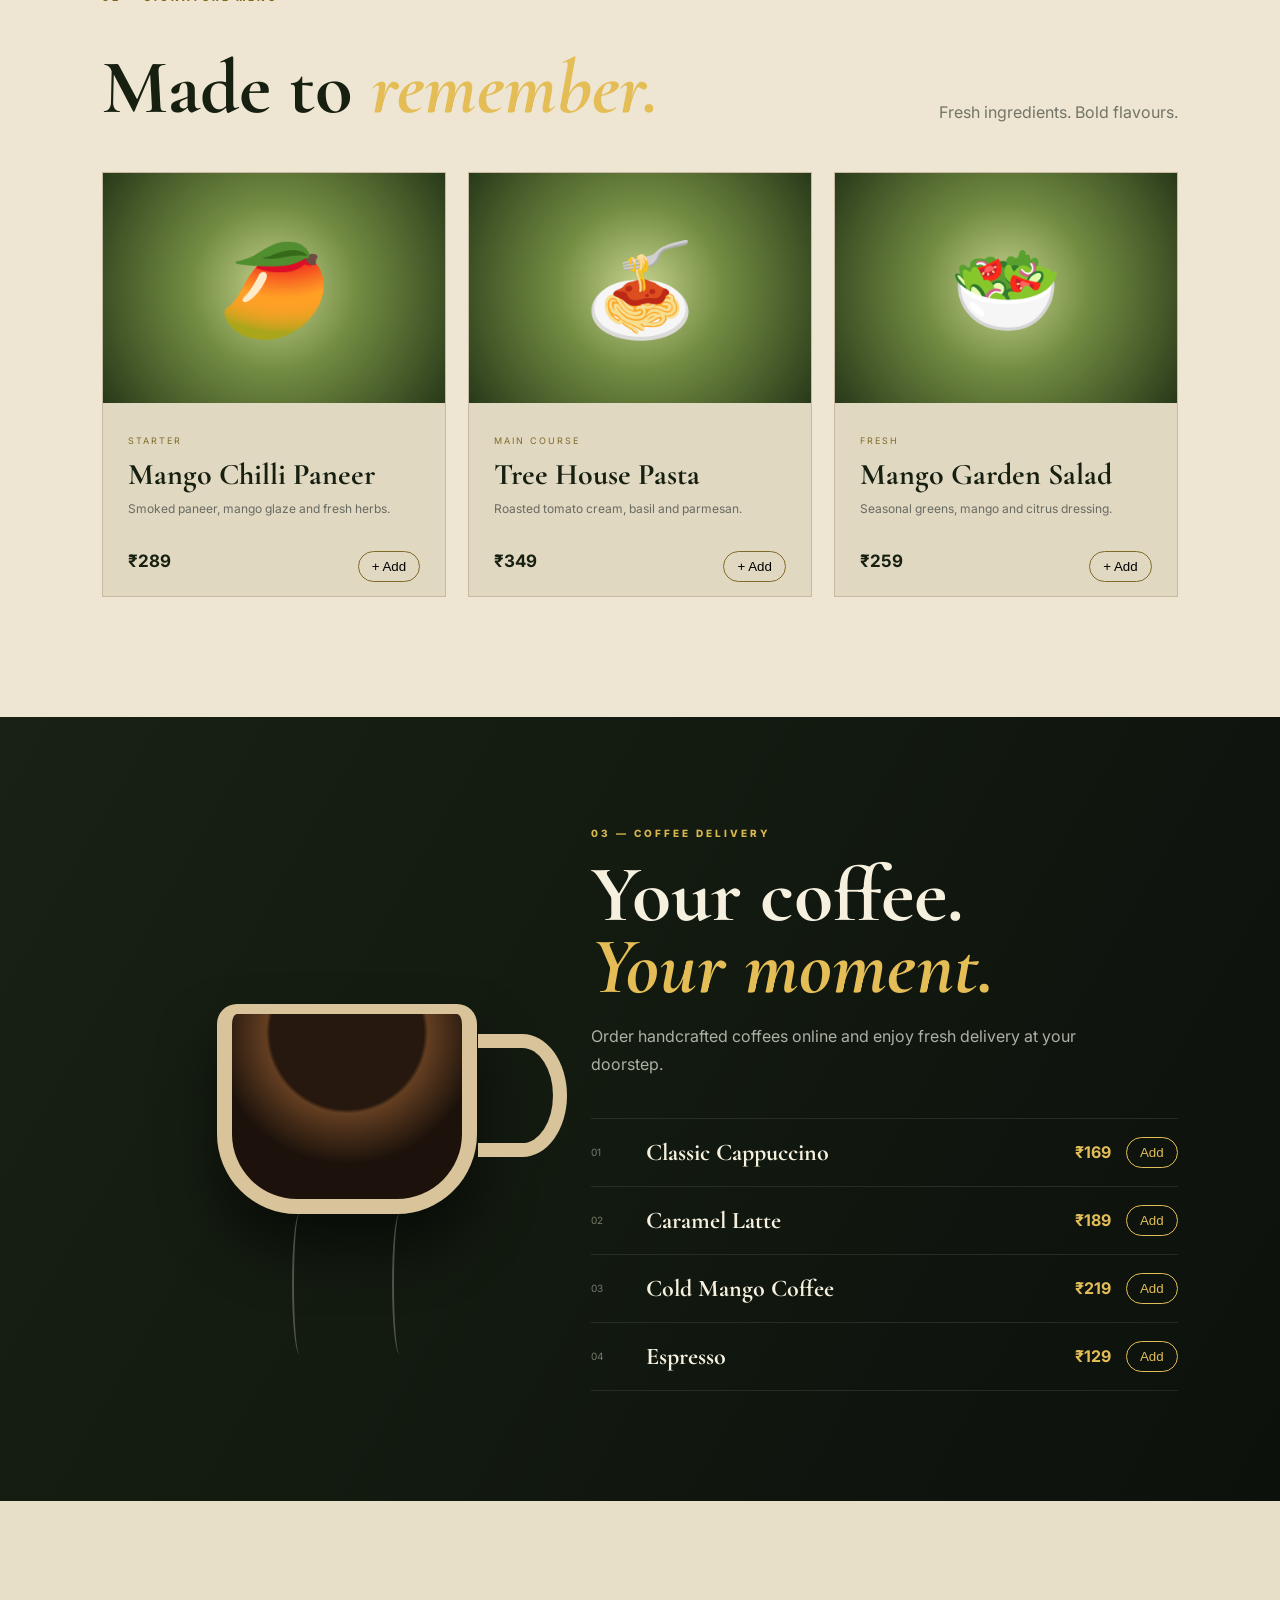
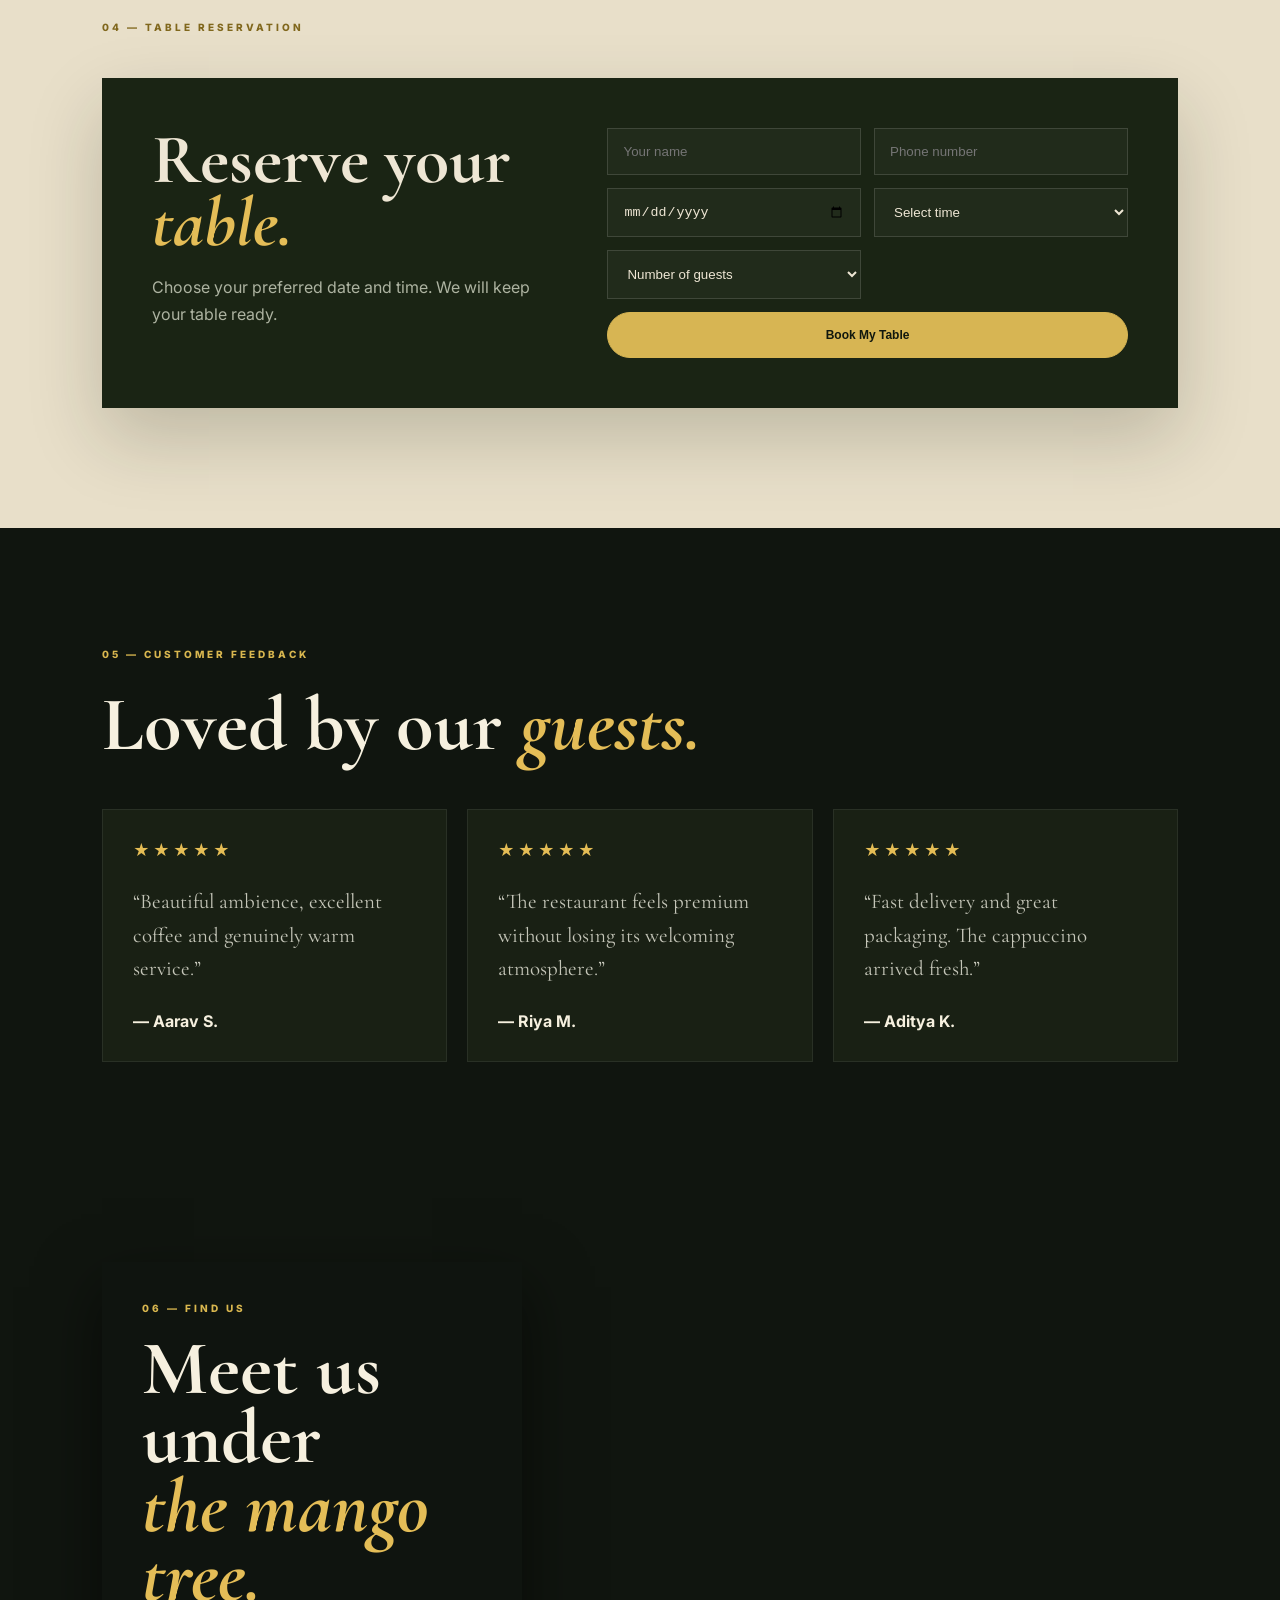
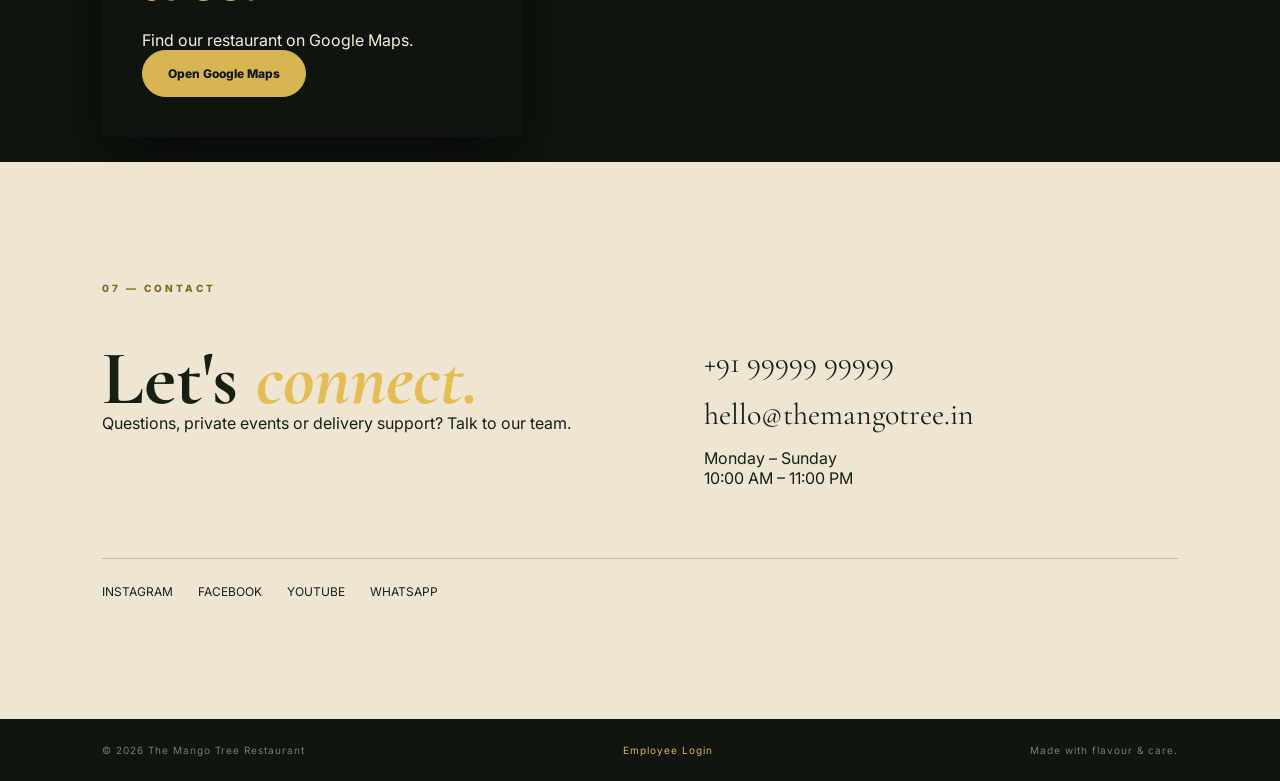
<file: personal.html/coffishop/index.html>
<!DOCTYPE html>
<html lang="en">
<head>
    <meta charset="UTF-8">
    <meta name="viewport" content="width=device-width, initial-scale=1.0">

    <title>The Mango Tree Restaurant</title>

    <link rel="preconnect" href="https://fonts.googleapis.com">
    <link rel="preconnect" href="https://fonts.gstatic.com" crossorigin>

    <link href="https://fonts.googleapis.com/css2?family=Cormorant+Garamond:wght@500;600;700&family=Inter:wght@400;500;600;700;800&display=swap" rel="stylesheet">

    <link rel="stylesheet" href="style.css">
</head>

<body>

<!-- ================= LOADER ================= -->

<div class="loader" id="loader">
    <div class="loader-logo">THE MANGO TREE</div>
    <div class="loader-line"></div>
</div>


<!-- ================= NAVBAR ================= -->

<header class="navbar">

    <a href="#home" class="logo">
        <span>THE</span>
        MANGO TREE
    </a>

    <nav>
        <a href="#about">About</a>
        <a href="#menu">Menu</a>
        <a href="#coffee">Coffee</a>
        <a href="#booking">Booking</a>
        <a href="#contact">Contact</a>
    </nav>

    <button class="order-button" onclick="openCart()">
        Order
        <span id="cartCount">0</span>
    </button>

</header>


<!-- ================= HERO ================= -->

<section class="hero" id="home">

    <div class="hero-content">

        <p class="eyebrow">
            EST. 2026 • PREMIUM DINING
        </p>

        <h1>
            A taste of
            <br>
            <em>nature & luxury.</em>
        </h1>

        <p class="hero-description">
            Welcome to The Mango Tree Restaurant.
            Enjoy handcrafted coffee, delicious cuisine
            and a premium dining experience.
        </p>

        <div class="hero-buttons">

            <a href="#menu" class="btn primary">
                Explore Menu
            </a>

            <a href="#booking" class="btn secondary">
                Reserve Table
            </a>

        </div>

    </div>


    <!-- 3D TREE -->

    <div class="tree-scene">

        <div class="sun"></div>

        <div class="tree">

            <div class="trunk"></div>

            <div class="branch branch1"></div>
            <div class="branch branch2"></div>

            <div class="leaf leaf1"></div>
            <div class="leaf leaf2"></div>
            <div class="leaf leaf3"></div>
            <div class="leaf leaf4"></div>
            <div class="leaf leaf5"></div>
            <div class="leaf leaf6"></div>

            <div class="mango mango1"></div>
            <div class="mango mango2"></div>
            <div class="mango mango3"></div>

        </div>

    </div>

</section>


<!-- ================= MARQUEE ================= -->

<div class="marquee">

    <div>
        COFFEE • CUISINE • COMMUNITY •
        COFFEE • CUISINE • COMMUNITY •
        COFFEE • CUISINE • COMMUNITY •
    </div>

</div>


<!-- ================= ABOUT ================= -->

<section class="section about" id="about">

    <div class="section-label">
        01 — OUR STORY
    </div>

    <div class="about-grid">

        <div>

            <h2>
                Rooted in nature.
                <br>
                <em>Made for people.</em>
            </h2>

        </div>

        <div>

            <p>
                The Mango Tree Restaurant is a premium dining
                destination inspired by nature, comfort and
                unforgettable flavours.
            </p>

            <p>
                From handcrafted coffee to delicious meals,
                every dish is prepared with care using
                quality ingredients.
            </p>

            <a href="#contact" class="text-link">
                Discover our story →
            </a>

        </div>

    </div>

</section>


<!-- ================= MENU ================= -->

<section class="section menu-section" id="menu">

    <div class="section-label">
        02 — SIGNATURE MENU
    </div>

    <div class="section-heading">

        <h2>
            Made to
            <em>remember.</em>
        </h2>

        <p>
            Fresh ingredients. Bold flavours.
        </p>

    </div>


    <div class="menu-grid">


        <!-- ITEM 1 -->

        <article class="dish">

            <div class="dish-image">
                🥭
            </div>

            <div class="dish-content">

                <span>STARTER</span>

                <h3>
                    Mango Chilli Paneer
                </h3>

                <p>
                    Smoked paneer, mango glaze
                    and fresh herbs.
                </p>

                <strong>
                    ₹289
                </strong>

                <button
                    onclick="addToCart('Mango Chilli Paneer',289)"
                >
                    + Add
                </button>

            </div>

        </article>


        <!-- ITEM 2 -->

        <article class="dish">

            <div class="dish-image">
                🍝
            </div>

            <div class="dish-content">

                <span>MAIN COURSE</span>

                <h3>
                    Tree House Pasta
                </h3>

                <p>
                    Roasted tomato cream,
                    basil and parmesan.
                </p>

                <strong>
                    ₹349
                </strong>

                <button
                    onclick="addToCart('Tree House Pasta',349)"
                >
                    + Add
                </button>

            </div>

        </article>


        <!-- ITEM 3 -->

        <article class="dish">

            <div class="dish-image">
                🥗
            </div>

            <div class="dish-content">

                <span>FRESH</span>

                <h3>
                    Mango Garden Salad
                </h3>

                <p>
                    Seasonal greens, mango
                    and citrus dressing.
                </p>

                <strong>
                    ₹259
                </strong>

                <button
                    onclick="addToCart('Mango Garden Salad',259)"
                >
                    + Add
                </button>

            </div>

        </article>

    </div>

</section>


<!-- ================= COFFEE ================= -->

<section class="coffee" id="coffee">

    <div class="coffee-visual">

        <div class="coffee-cup">

            <div class="cup"></div>

            <div class="steam steam1"></div>
            <div class="steam steam2"></div>

        </div>

    </div>


    <div class="coffee-content">

        <div class="section-label">
            03 — COFFEE DELIVERY
        </div>

        <h2>
            Your coffee.
            <br>
            <em>Your moment.</em>
        </h2>

        <p>
            Order handcrafted coffees online
            and enjoy fresh delivery at your doorstep.
        </p>


        <div class="coffee-list">


            <div class="coffee-item">

                <span>01</span>

                <b>
                    Classic Cappuccino
                </b>

                <strong>
                    ₹169
                </strong>

                <button
                    onclick="addToCart('Classic Cappuccino',169)"
                >
                    Add
                </button>

            </div>


            <div class="coffee-item">

                <span>02</span>

                <b>
                    Caramel Latte
                </b>

                <strong>
                    ₹189
                </strong>

                <button
                    onclick="addToCart('Caramel Latte',189)"
                >
                    Add
                </button>

            </div>


            <div class="coffee-item">

                <span>03</span>

                <b>
                    Cold Mango Coffee
                </b>

                <strong>
                    ₹219
                </strong>

                <button
                    onclick="addToCart('Cold Mango Coffee',219)"
                >
                    Add
                </button>

            </div>


            <div class="coffee-item">

                <span>04</span>

                <b>
                    Espresso
                </b>

                <strong>
                    ₹129
                </strong>

                <button
                    onclick="addToCart('Espresso',129)"
                >
                    Add
                </button>

            </div>

        </div>

    </div>

</section>


<!-- ================= BOOKING ================= -->

<section class="section booking" id="booking">

    <div class="section-label">
        04 — TABLE RESERVATION
    </div>


    <div class="booking-card">

        <div>

            <h2>
                Reserve your
                <em>table.</em>
            </h2>

            <p>
                Choose your preferred date and time.
                We will keep your table ready.
            </p>

        </div>


        <form onsubmit="bookTable(event)">

            <input
                id="guestName"
                type="text"
                placeholder="Your name"
                required
            >

            <input
                id="guestPhone"
                type="tel"
                placeholder="Phone number"
                required
            >

            <input
                id="bookingDate"
                type="date"
                required
            >

            <select id="bookingTime" required>

                <option value="">
                    Select time
                </option>

                <option>
                    12:00 PM
                </option>

                <option>
                    1:00 PM
                </option>

                <option>
                    6:00 PM
                </option>

                <option>
                    7:00 PM
                </option>

                <option>
                    8:00 PM
                </option>

                <option>
                    9:00 PM
                </option>

            </select>


            <select id="guestNumber" required>

                <option value="">
                    Number of guests
                </option>

                <option>
                    1 Guest
                </option>

                <option>
                    2 Guests
                </option>

                <option>
                    3 Guests
                </option>

                <option>
                    4 Guests
                </option>

                <option>
                    5+ Guests
                </option>

            </select>


            <button
                class="btn primary"
                type="submit"
            >
                Book My Table
            </button>

        </form>

    </div>

</section>


<!-- ================= REVIEWS ================= -->

<section class="section reviews-section">

    <div class="section-label">
        05 — CUSTOMER FEEDBACK
    </div>

    <h2>
        Loved by our
        <em>guests.</em>
    </h2>


    <div class="reviews">


        <article class="review">

            <div class="stars">
                ★★★★★
            </div>

            <p>
                “Beautiful ambience, excellent
                coffee and genuinely warm service.”
            </p>

            <b>
                — Aarav S.
            </b>

        </article>


        <article class="review">

            <div class="stars">
                ★★★★★
            </div>

            <p>
                “The restaurant feels premium
                without losing its welcoming atmosphere.”
            </p>

            <b>
                — Riya M.
            </b>

        </article>


        <article class="review">

            <div class="stars">
                ★★★★★
            </div>

            <p>
                “Fast delivery and great packaging.
                The cappuccino arrived fresh.”
            </p>

            <b>
                — Aditya K.
            </b>

        </article>

    </div>

</section>


<!-- ================= GOOGLE MAP ================= -->

<section class="map-section">

    <div class="map-overlay">

        <div class="section-label">
            06 — FIND US
        </div>

        <h2>
            Meet us under
            <br>
            <em>the mango tree.</em>
        </h2>

        <p>
            Find our restaurant on Google Maps.
        </p>

        <a
            class="btn primary"
            target="_blank"
            href="https://www.google.com/maps/search/?api=1&query=The+Mango+Tree+Restaurant+Kolkata"
        >
            Open Google Maps
        </a>

    </div>


    <iframe
        src="https://www.google.com/maps?q=Kolkata&output=embed"
        loading="lazy"
        title="The Mango Tree Restaurant Location">
    </iframe>

</section>


<!-- ================= CONTACT ================= -->

<section class="section contact" id="contact">

    <div class="section-label">
        07 — CONTACT
    </div>


    <div class="contact-grid">

        <div>

            <h2>
                Let's
                <em>connect.</em>
            </h2>

            <p>
                Questions, private events
                or delivery support?
                Talk to our team.
            </p>

        </div>


        <div class="contact-info">

            <a href="tel:+919999999999">
                +91 99999 99999
            </a>

            <a href="mailto:hello@themangotree.in">
                hello@themangotree.in
            </a>

            <p>
                Monday – Sunday
                <br>
                10:00 AM – 11:00 PM
            </p>

        </div>

    </div>


    <!-- SOCIAL MEDIA -->

    <div class="socials">

        <!-- Replace # with your real links -->

        <a href="#" target="_blank">
            Instagram
        </a>

        <a href="#" target="_blank">
            Facebook
        </a>

        <a href="#" target="_blank">
            YouTube
        </a>

        <a href="#" target="_blank">
            WhatsApp
        </a>

    </div>

</section>


<!-- ================= FOOTER ================= -->

<footer>

    <span>
        © 2026 The Mango Tree Restaurant
    </span>

    <a href="employee.html">
        Employee Login
    </a>

    <span>
        Made with flavour & care.
    </span>

</footer>


<!-- ================= SHOPPING CART ================= -->

<div
    class="cart-overlay"
    id="cartOverlay"
    onclick="closeCart()">
</div>


<div class="cart-drawer" id="cartDrawer">

    <button
        class="close-cart"
        onclick="closeCart()">
        ×
    </button>

    <div class="section-label">
        YOUR ORDER
    </div>

    <h2>
        Fresh to your
        <em>door.</em>
    </h2>

    <div id="cartItems"></div>

    <div class="cart-total">

        <span>
            Total
        </span>

        <strong id="cartTotal">
            ₹0
        </strong>

    </div>

    <button
        class="btn primary full"
        onclick="checkout()"
    >
        Proceed to Order
    </button>

    <p class="small-text">
        Demo checkout. Connect this button
        to your payment/order backend.
    </p>

</div>


<!-- ================= TOAST ================= -->

<div
    class="toast"
    id="toast">
</div>


<script src="script.js"></script>

</body>
</html>
</file>
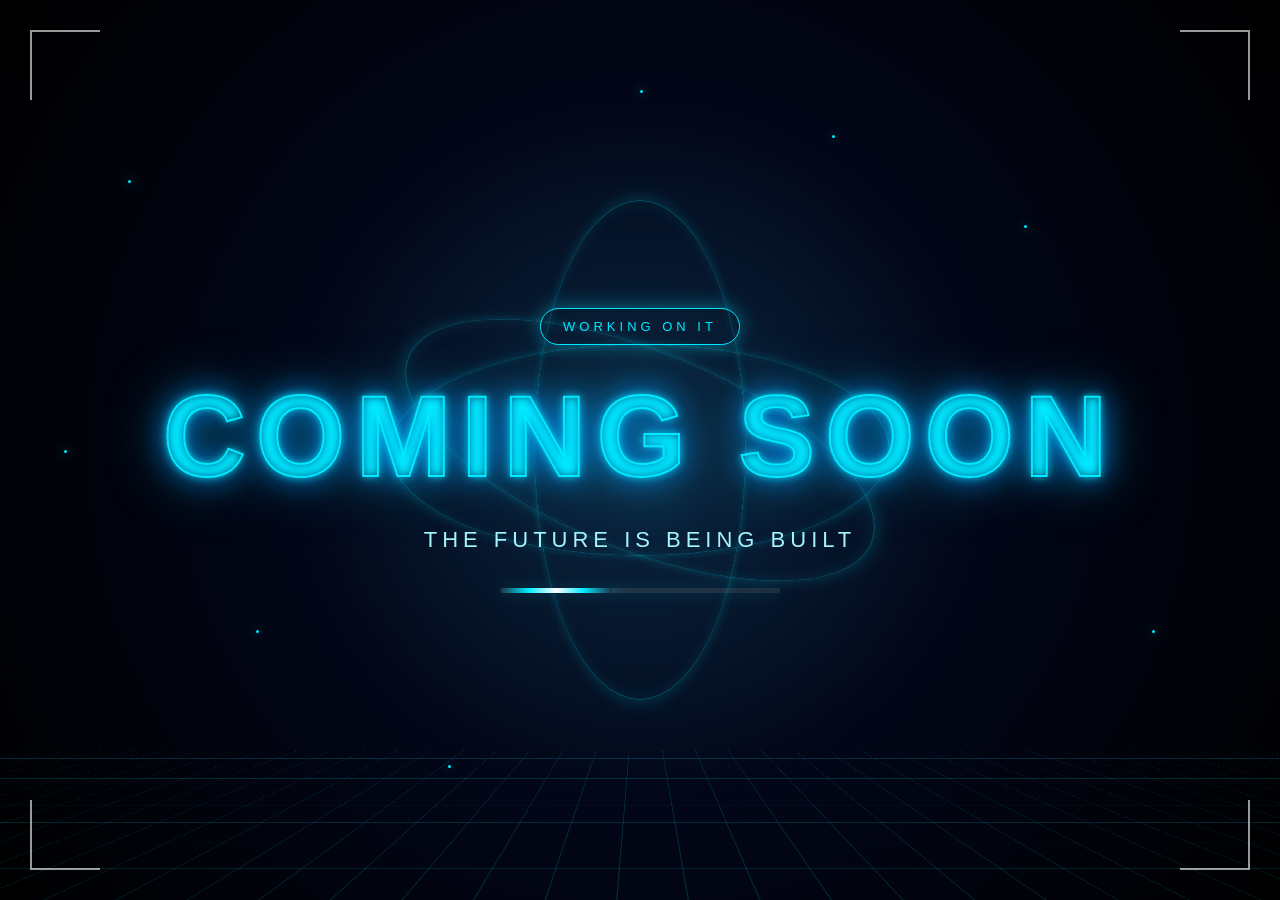
<file: personal.html/feauture Project.html>
<!DOCTYPE html>
<html lang="en">
<head>
<meta charset="UTF-8">
<meta name="viewport" content="width=device-width, initial-scale=1.0">
<title>Technology - Coming Soon</title>

<style>
* {
    margin: 0;
    padding: 0;
    box-sizing: border-box;
}

body {
    height: 100vh;
    overflow: hidden;
    background: #020617;
    font-family: Arial, Helvetica, sans-serif;
    color: white;
}

/* Background */
.scene {
    width: 100%;
    height: 100vh;
    position: relative;
    overflow: hidden;
    background:
        radial-gradient(circle at center, #0b2a45 0%, #020617 45%, #000 100%);
}

/* Animated grid */
.grid {
    position: absolute;
    width: 200%;
    height: 100%;
    left: -50%;
    bottom: -45%;
    transform: perspective(500px) rotateX(65deg);
    background-image:
        linear-gradient(rgba(0, 229, 255, .18) 1px, transparent 1px),
        linear-gradient(90deg, rgba(0, 229, 255, .18) 1px, transparent 1px);
    background-size: 60px 60px;
    animation: gridMove 4s linear infinite;
}

@keyframes gridMove {
    from {
        background-position: 0 0;
    }
    to {
        background-position: 0 60px;
    }
}

/* Main content */
.content {
    position: absolute;
    width: 100%;
    height: 100%;
    display: flex;
    flex-direction: column;
    justify-content: center;
    align-items: center;
    text-align: center;
    z-index: 5;
}

/* Small heading */
.badge {
    padding: 10px 22px;
    border: 1px solid #00eaff;
    border-radius: 30px;
    color: #00eaff;
    font-size: 13px;
    letter-spacing: 4px;
    text-transform: uppercase;
    box-shadow: 0 0 20px rgba(0,234,255,.4);
    animation: pulse 2s infinite;
}

@keyframes pulse {
    50% {
        box-shadow:
            0 0 10px #00eaff,
            0 0 40px rgba(0,234,255,.4);
    }
}

/* 3D text */
h1 {
    margin-top: 25px;
    font-size: clamp(55px, 9vw, 120px);
    font-weight: 900;
    letter-spacing: 10px;
    text-transform: uppercase;

    color: transparent;
    -webkit-text-stroke: 2px #00eaff;

    transform-style: preserve-3d;
    animation: text3d 4s ease-in-out infinite;
    text-shadow:
        0 0 10px #00eaff,
        0 0 30px #008cff,
        0 0 60px rgba(0,234,255,.5);
}

@keyframes text3d {
    0%, 100% {
        transform: perspective(700px) rotateX(0deg) rotateY(-5deg);
    }

    50% {
        transform: perspective(700px) rotateX(8deg) rotateY(5deg);
    }
}

.subtitle {
    margin-top: 25px;
    font-size: clamp(16px, 2vw, 22px);
    color: #a5f3fc;
    letter-spacing: 5px;
    text-transform: uppercase;
}

/* Loading animation */
.loading {
    margin-top: 35px;
    width: 280px;
    height: 5px;
    border-radius: 10px;
    background: rgba(255,255,255,.1);
    overflow: hidden;
    box-shadow: 0 0 15px rgba(0,234,255,.2);
}

.loading-bar {
    width: 40%;
    height: 100%;
    background: linear-gradient(
        90deg,
        transparent,
        #00eaff,
        #ffffff,
        #00eaff,
        transparent
    );
    box-shadow: 0 0 20px #00eaff;
    animation: loading 2s infinite;
}

@keyframes loading {
    0% {
        transform: translateX(-150%);
    }

    100% {
        transform: translateX(400%);
    }
}

/* 3D rings */
.rings {
    position: absolute;
    width: 500px;
    height: 500px;
    left: 50%;
    top: 50%;
    transform: translate(-50%, -50%);
    transform-style: preserve-3d;
    pointer-events: none;
}

.ring {
    position: absolute;
    width: 100%;
    height: 100%;
    border: 1px solid rgba(0,234,255,.3);
    border-radius: 50%;
    box-shadow:
        0 0 20px rgba(0,234,255,.2),
        inset 0 0 20px rgba(0,234,255,.1);
}

.ring:nth-child(1) {
    transform: rotateX(65deg);
    animation: rotate1 8s linear infinite;
}

.ring:nth-child(2) {
    transform: rotateY(65deg);
    animation: rotate2 10s linear infinite;
}

.ring:nth-child(3) {
    transform: rotateX(65deg) rotateY(20deg);
    animation: rotate3 12s linear infinite reverse;
}

@keyframes rotate1 {
    to {
        transform: rotateX(65deg) rotateZ(360deg);
    }
}

@keyframes rotate2 {
    to {
        transform: rotateY(65deg) rotateZ(360deg);
    }
}

@keyframes rotate3 {
    to {
        transform: rotateX(65deg) rotateY(20deg) rotateZ(360deg);
    }
}

/* Particles */
.particle {
    position: absolute;
    width: 3px;
    height: 3px;
    background: #00eaff;
    border-radius: 50%;
    box-shadow: 0 0 12px #00eaff;
    animation: float 5s infinite ease-in-out;
}

.p1 { left: 10%; top: 20%; animation-delay: 0s; }
.p2 { left: 20%; top: 70%; animation-delay: 1s; }
.p3 { left: 80%; top: 25%; animation-delay: 2s; }
.p4 { left: 90%; top: 70%; animation-delay: 3s; }
.p5 { left: 65%; top: 15%; animation-delay: 1.5s; }
.p6 { left: 35%; top: 85%; animation-delay: 2.5s; }
.p7 { left: 50%; top: 10%; animation-delay: .5s; }
.p8 { left: 5%; top: 50%; animation-delay: 3.5s; }

@keyframes float {
    0%, 100% {
        transform: translateY(0) scale(1);
        opacity: .3;
    }

    50% {
        transform: translateY(-80px) scale(2);
        opacity: 1;
    }
}

/* Corner UI */
.corner {
    position: absolute;
    width: 70px;
    height: 70px;
    border-color: #00eaff;
    opacity: .6;
}

.top-left {
    top: 30px;
    left: 30px;
    border-top: 2px solid;
    border-left: 2px solid;
}

.top-right {
    top: 30px;
    right: 30px;
    border-top: 2px solid;
    border-right: 2px solid;
}

.bottom-left {
    bottom: 30px;
    left: 30px;
    border-bottom: 2px solid;
    border-left: 2px solid;
}

.bottom-right {
    bottom: 30px;
    right: 30px;
    border-bottom: 2px solid;
    border-right: 2px solid;
}

/* Mobile */
@media (max-width: 600px) {

    .rings {
        width: 300px;
        height: 300px;
    }

    h1 {
        letter-spacing: 4px;
        -webkit-text-stroke: 1px #00eaff;
    }

    .subtitle {
        letter-spacing: 2px;
        padding: 0 20px;
    }

    .loading {
        width: 220px;
    }
}
</style>
</head>

<body>

<div class="scene">

    <!-- Moving futuristic floor -->
    <div class="grid"></div>

    <!-- 3D Rings -->
    <div class="rings">
        <div class="ring"></div>
        <div class="ring"></div>
        <div class="ring"></div>
    </div>

    <!-- Floating particles -->
    <div class="particle p1"></div>
    <div class="particle p2"></div>
    <div class="particle p3"></div>
    <div class="particle p4"></div>
    <div class="particle p5"></div>
    <div class="particle p6"></div>
    <div class="particle p7"></div>
    <div class="particle p8"></div>

    <!-- Corner UI -->
    <div class="corner top-left"></div>
    <div class="corner top-right"></div>
    <div class="corner bottom-left"></div>
    <div class="corner bottom-right"></div>

    <!-- Main content -->
    <div class="content">

        <div class="badge">
            working on it
        </div>

        <h1>Coming Soon</h1>

        <div class="subtitle">
            The Future Is Being Built
        </div>

        <div class="loading">
            <div class="loading-bar"></div>
        </div>

    </div>

</div>

</body>
</html>
</file>
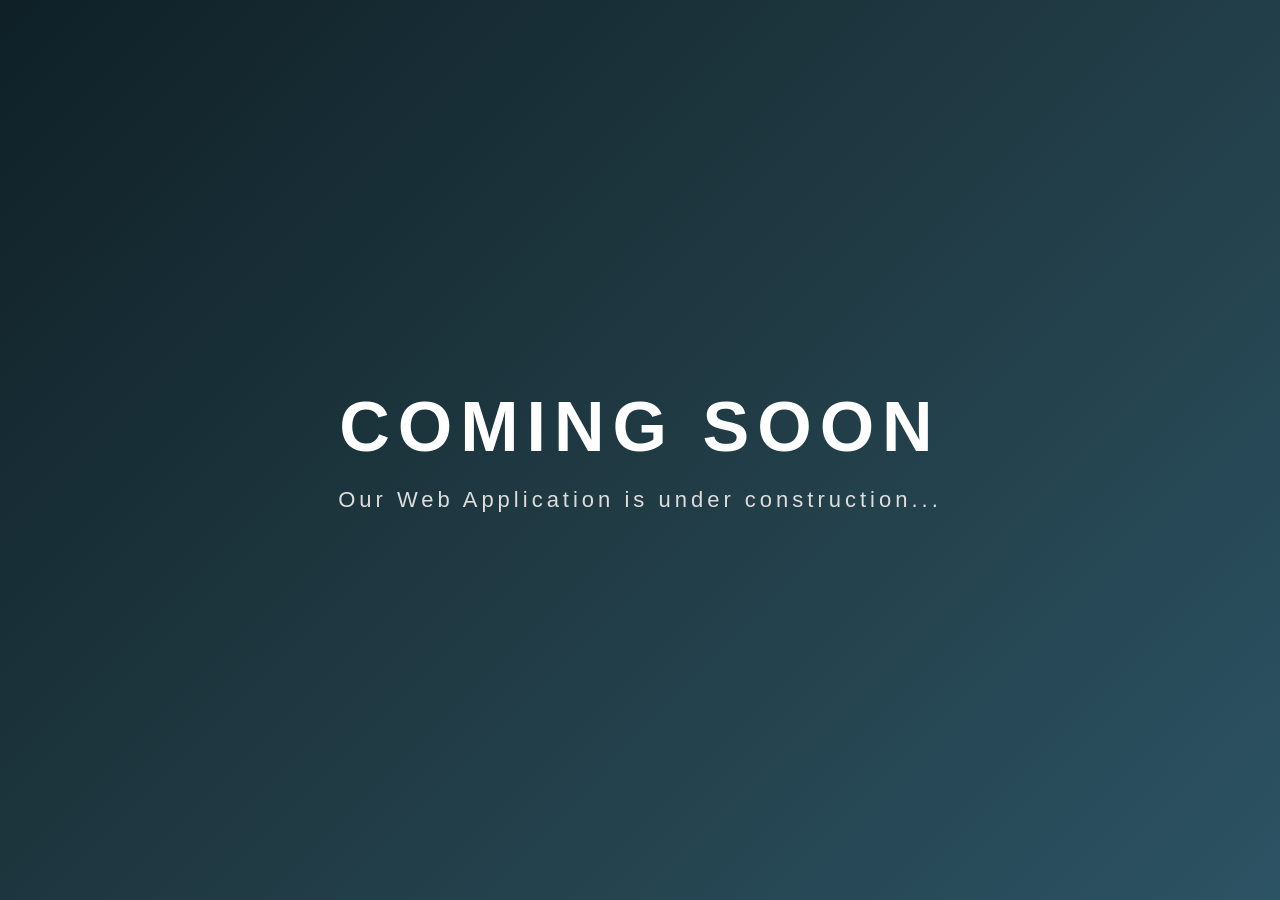
<file: personal.html/web appliction.html>
<!DOCTYPE html>
<html lang="en">
<head>
  <meta charset="UTF-8">
  <meta name="viewport" content="width=device-width, initial-scale=1.0">
  <title>Coming Soon</title>

  <style>
    * {
      margin: 0;
      padding: 0;
      box-sizing: border-box;
    }

    body {
      height: 100vh;
      display: flex;
      justify-content: center;
      align-items: center;
      background: linear-gradient(135deg, #0f2027, #203a43, #2c5364);
      font-family: Arial, sans-serif;
      overflow: hidden;
    }

    .coming-soon {
      text-align: center;
      color: white;
      animation: fadeIn 2s ease-in-out;
    }

    .coming-soon h1 {
      font-size: 70px;
      letter-spacing: 8px;
      text-transform: uppercase;
      animation: glow 2s infinite alternate;
    }

    .coming-soon p {
      margin-top: 20px;
      font-size: 22px;
      letter-spacing: 4px;
      color: #ddd;
    }

    .dots {
      display: inline-block;
      animation: dots 1.5s infinite;
    }

    @keyframes fadeIn {
      from {
        opacity: 0;
        transform: translateY(40px);
      }
      to {
        opacity: 1;
        transform: translateY(0);
      }
    }

    @keyframes glow {
      from {
        text-shadow: 0 0 5px #00eaff;
      }
      to {
        text-shadow:
          0 0 10px #00eaff,
          0 0 20px #00eaff,
          0 0 40px #00eaff;
      }
    }

    @keyframes dots {
      0%, 20% {
        content: "";
      }
      40% {
        opacity: 0.5;
      }
      60% {
        opacity: 1;
      }
      80% {
        opacity: 0.5;
      }
      100% {
        opacity: 1;
      }
    }

    @media (max-width: 600px) {
      .coming-soon h1 {
        font-size: 40px;
        letter-spacing: 4px;
      }

      .coming-soon p {
        font-size: 16px;
      }
    }
  </style>
</head>

<body>

  <div class="coming-soon">
    <h1>Coming Soon</h1>
    <p>Our Web Application is under construction<span class="dots">...</span></p>
  </div>

</body>
</html>
</file>
<file: personal.html/coffishop/style.css>
* {
    box-sizing: border-box;
    margin: 0;
    padding: 0;
}

html {
    scroll-behavior: smooth;
}

body {
    background: #10150f;
    color: #f6f0df;
    font-family: "Inter", Arial, sans-serif;
    overflow-x: hidden;
}


/* ================= NAVBAR ================= */

.navbar {
    position: fixed;
    z-index: 100;
    top: 0;
    left: 0;
    right: 0;

    height: 80px;

    display: flex;
    align-items: center;
    justify-content: space-between;

    padding: 0 6vw;

    background: linear-gradient(
        #10150ff0,
        #10150f00
    );

    backdrop-filter: blur(10px);
}

.logo {
    color: #e8c45a;
    text-decoration: none;

    font-size: 18px;
    font-weight: 800;
    letter-spacing: 2px;
}

.logo span {
    display: block;

    color: #d7d0b8;

    font-size: 8px;
    letter-spacing: 4px;
}

.navbar nav {
    display: flex;
    gap: 30px;
}

.navbar nav a {
    color: #ddd8c9;
    text-decoration: none;

    font-size: 11px;
    text-transform: uppercase;
    letter-spacing: 1px;

    transition: 0.3s;
}

.navbar nav a:hover {
    color: #e8c45a;
}

.order-button {
    border: none;

    padding: 11px 18px;

    border-radius: 30px;

    background: #e2bd58;
    color: #14200f;

    font-weight: 800;

    cursor: pointer;
}

.order-button span {
    background: #14200f;
    color: #e2bd58;

    padding: 3px 7px;

    border-radius: 20px;

    margin-left: 5px;
}


/* ================= HERO ================= */

.hero {
    min-height: 100vh;

    position: relative;

    display: flex;
    align-items: center;

    padding: 130px 8vw;

    overflow: hidden;

    background:
        radial-gradient(
            circle at 80% 35%,
            #35491e,
            #172313 30%,
            #10150f 70%
        );
}

.hero-content {
    position: relative;
    z-index: 5;

    max-width: 650px;
}

.eyebrow,
.section-label {
    color: #d9b74f;

    font-size: 10px;
    font-weight: 800;

    letter-spacing: 3px;
}

.hero h1 {
    font-family: "Cormorant Garamond", serif;

    font-size: clamp(
        65px,
        8vw,
        125px
    );

    line-height: 0.78;

    margin: 25px 0;

    letter-spacing: -3px;
}

em {
    color: #e4bd57;
    font-style: italic;
}

.hero-description {
    max-width: 500px;

    color: #bbbcae;

    line-height: 1.8;
}

.hero-buttons {
    display: flex;
    gap: 15px;

    margin-top: 35px;
}

.btn {
    display: inline-block;

    padding: 15px 25px;

    border-radius: 40px;

    text-decoration: none;

    font-size: 12px;
    font-weight: 800;

    cursor: pointer;

    border: 1px solid #d7b553;

    transition: 0.3s;
}

.btn:hover {
    transform: translateY(-4px);
}

.primary {
    background: #d7b553;
    color: #11180e;
}

.secondary {
    color: white;
    background: #ffffff08;
}


/* ================= 3D TREE ================= */

.tree-scene {
    position: absolute;

    right: 2vw;
    top: 15%;

    width: 55vw;
    height: 75vh;

    perspective: 1000px;

    animation: treeFloat 7s ease-in-out infinite;
}

.sun {
    position: absolute;

    right: 15%;
    top: 5%;

    width: 250px;
    height: 250px;

    border-radius: 50%;

    background: #e5b74822;

    box-shadow:
        0 0 120px #d9ad3e66;
}

.tree {
    position: absolute;

    inset: 0;

    transform:
        rotateY(-10deg);
}

.trunk {
    position: absolute;

    left: 50%;
    bottom: 10%;

    width: 90px;
    height: 60%;

    background:
        linear-gradient(
            90deg,
            #2b1b0e,
            #76502b,
            #3a2413
        );

    border-radius:
        50% 45% 20% 20%;

    transform: rotate(5deg);
}

.branch {
    position: absolute;

    height: 28px;

    background: #533219;

    border-radius: 50px;

    transform-origin: left;
}

.branch1 {
    width: 300px;

    left: 48%;
    top: 34%;

    transform: rotate(-30deg);
}

.branch2 {
    width: 280px;

    left: 50%;
    top: 41%;

    transform: rotate(25deg);
}

.leaf {
    position: absolute;

    width: 220px;
    height: 130px;

    background:
        radial-gradient(
            ellipse,
            #66823a,
            #263b1b
        );

    border-radius:
        55% 45% 60% 40%;

    filter:
        drop-shadow(
            0 15px 20px #0008
        );

    animation:
        leafMove 5s ease-in-out infinite;
}

.leaf1 {
    left: 20%;
    top: 20%;
}

.leaf2 {
    left: 42%;
    top: 10%;
}

.leaf3 {
    left: 60%;
    top: 19%;
}

.leaf4 {
    left: 32%;
    top: 30%;
}

.leaf5 {
    left: 60%;
    top: 32%;
}

.leaf6 {
    left: 15%;
    top: 35%;
}

.mango {
    position: absolute;

    width: 28px;
    height: 37px;

    background: #e2aa32;

    border-radius:
        55% 45% 60% 40%;

    box-shadow:
        inset -5px -5px 5px #986219;
}

.mango1 {
    left: 34%;
    top: 27%;
}

.mango2 {
    left: 65%;
    top: 27%;
}

.mango3 {
    left: 53%;
    top: 14%;
}


/* ================= MARQUEE ================= */

.marquee {
    overflow: hidden;

    white-space: nowrap;

    border-top:
        1px solid #ffffff12;

    border-bottom:
        1px solid #ffffff12;

    padding: 20px 0;

    color: #d9b74f;

    font-size: 12px;

    letter-spacing: 5px;
}

.marquee div {
    display: inline-block;

    animation:
        marquee 20s linear infinite;
}


/* ================= GENERAL SECTIONS ================= */

.section {
    padding: 120px 8vw;
}


/* ================= ABOUT ================= */

.about {
    background: #151b12;
}

.about-grid {
    display: grid;

    grid-template-columns:
        1.1fr 1fr;

    gap: 10vw;

    margin-top: 55px;
}

h2 {
    font-family:
        "Cormorant Garamond",
        serif;

    font-size:
        clamp(
            50px,
            6vw,
            85px
        );

    line-height: 0.9;
}

.about p {
    color: #afb1a4;

    line-height: 1.9;

    margin-bottom: 20px;
}

.text-link {
    color: #e4bd57;

    text-decoration: none;

    font-size: 12px;
}


/* ================= MENU ================= */

.menu-section {
    background: #eee6d3;

    color: #172010;
}

.menu-section .section-label {
    color: #80671c;
}

.section-heading {
    display: flex;

    justify-content: space-between;

    align-items: end;

    margin:
        50px 0;
}

.section-heading p {
    color: #727466;
}

.menu-grid {
    display: grid;

    grid-template-columns:
        repeat(3, 1fr);

    gap: 22px;
}

.dish {
    background: #e1d8c2;

    border:
        1px solid #c6bba2;

    transition: 0.4s;

    transform-style: preserve-3d;
}

.dish:hover {
    transform:
        translateY(-12px)
        rotateX(4deg)
        rotateY(-4deg);

    box-shadow:
        0 25px 50px #4c432d33;
}

.dish-image {
    height: 230px;

    display: grid;
    place-items: center;

    font-size: 90px;

    background:
        radial-gradient(
            circle,
            #c6d38e,
            #738c42 40%,
            #283919
        );
}

.dish-content {
    padding: 25px;
}

.dish-content span {
    font-size: 9px;

    letter-spacing: 2px;

    color: #806a27;
}

.dish-content h3 {
    font-family:
        "Cormorant Garamond",
        serif;

    font-size: 30px;

    margin: 8px 0;
}

.dish-content p {
    color: #686b61;

    font-size: 12px;

    min-height: 35px;

    margin-bottom: 15px;
}

.dish-content strong {
    font-size: 17px;
}

.dish-content button {
    float: right;

    padding: 7px 13px;

    border:
        1px solid #806a27;

    background: transparent;

    border-radius: 20px;

    cursor: pointer;
}


/* ================= COFFEE ================= */

.coffee {
    min-height: 750px;

    display: grid;

    grid-template-columns:
        1fr 1.2fr;

    align-items: center;

    padding:
        110px 8vw;

    background:
        linear-gradient(
            120deg,
            #182113,
            #0c110c
        );
}

.coffee-visual {
    height: 450px;

    display: grid;

    place-items: center;
}

.coffee-cup {
    position: relative;
}

.cup {
    width: 260px;
    height: 210px;

    border:
        15px solid #d8c39a;

    border-top:
        10px solid #d8c39a;

    border-radius:
        20px 20px 80px 80px;

    background:
        radial-gradient(
            circle at 50% 10%,
            #26180e 0 38%,
            #633e21 40%,
            #1c120b 65%
        );

    box-shadow:
        0 35px 55px #0008;

    animation:
        cupMove 5s ease-in-out infinite;
}

.cup::after {
    content: "";

    position: absolute;

    width: 75px;
    height: 95px;

    border:
        14px solid #d8c39a;

    border-left: 0;

    border-radius:
        0 50% 50% 0;

    right: -90px;
    top: 30px;
}

.steam {
    position: absolute;

    width: 15px;
    height: 140px;

    border-left:
        2px solid #ddd6bf;

    border-radius: 50%;

    opacity: 0.3;

    animation:
        steam 3s infinite;
}

.steam1 {
    left: 75px;
}

.steam2 {
    right: 70px;

    animation-delay: 1s;
}

.coffee-content h2 {
    font-size: 80px;

    margin:
        20px 0;
}

.coffee-content > p {
    max-width: 500px;

    color: #aeb0a4;

    line-height: 1.7;
}

.coffee-list {
    margin-top: 40px;

    border-top:
        1px solid #ffffff18;
}

.coffee-item {
    display: grid;

    grid-template-columns:
        40px 1fr auto auto;

    gap: 15px;

    align-items: center;

    padding: 18px 0;

    border-bottom:
        1px solid #ffffff18;
}

.coffee-item span {
    color: #747b6b;

    font-size: 10px;
}

.coffee-item b {
    font-family:
        "Cormorant Garamond",
        serif;

    font-size: 24px;
}

.coffee-item strong {
    color: #e2bd58;
}

.coffee-item button {
    color: #e2bd58;

    border:
        1px solid #e2bd58;

    background: transparent;

    border-radius: 20px;

    padding: 7px 13px;

    cursor: pointer;
}


/* ================= BOOKING ================= */

.booking {
    background: #e8dfc9;

    color: #172010;
}

.booking .section-label {
    color: #80671c;
}

.booking-card {
    margin-top: 45px;

    padding: 50px;

    display: grid;

    grid-template-columns:
        1fr 1.3fr;

    gap: 55px;

    background: #1a2414;

    color: #eee6d4;

    box-shadow:
        0 30px 70px #18200e33;
}

.booking-card h2 {
    font-size: 70px;
}

.booking-card p {
    color: #adb3a1;

    line-height: 1.7;

    margin-top: 20px;
}

.booking-card form {
    display: grid;

    grid-template-columns:
        1fr 1fr;

    gap: 13px;
}

.booking-card input,
.booking-card select {
    padding: 15px;

    border:
        1px solid #ffffff22;

    background: #ffffff08;

    color: #eee6d4;

    outline: none;
}

.booking-card select option {
    background: #1a2414;
}

.booking-card button {
    grid-column: 1 / -1;
}


/* ================= REVIEWS ================= */

.reviews-section {
    background: #10150f;
}

.reviews-section > h2 {
    margin-top: 30px;
}

.reviews {
    display: grid;

    grid-template-columns:
        repeat(3, 1fr);

    gap: 20px;

    margin-top: 50px;
}

.review {
    padding: 30px;

    min-height: 220px;

    background: #192014;

    border:
        1px solid #ffffff12;
}

.stars {
    color: #e5bd55;

    letter-spacing: 3px;
}

.review p {
    font-family:
        "Cormorant Garamond",
        serif;

    color: #c4c5b8;

    font-size: 21px;

    line-height: 1.6;

    margin: 25px 0;
}


/* ================= MAP ================= */

.map-section {
    position: relative;

    height: 580px;

    overflow: hidden;
}

.map-section iframe {
    width: 100%;
    height: 100%;

    border: 0;

    filter:
        grayscale(0.9)
        brightness(0.55);
}

.map-overlay {
    position: absolute;

    z-index: 5;

    left: 8vw;
    top: 80px;

    max-width: 420px;

    padding: 40px;

    background: #10150fee;

    box-shadow:
        0 25px 60px #0008;
}

.map-overlay h2 {
    margin: 20px 0;
}


/* ================= CONTACT ================= */

.contact {
    background: #eee6d3;

    color: #172010;
}

.contact .section-label {
    color: #80671c;
}

.contact-grid {
    display: grid;

    grid-template-columns:
        1fr 1fr;

    gap: 10vw;

    margin-top: 50px;
}

.contact-info {
    display: flex;

    flex-direction: column;

    gap: 15px;
}

.contact-info a {
    color: #172010;

    font-family:
        "Cormorant Garamond",
        serif;

    font-size: 30px;

    text-decoration: none;
}

.socials {
    display: flex;

    gap: 25px;

    margin-top: 70px;

    padding-top: 25px;

    border-top:
        1px solid #17201033;
}

.socials a {
    color: #172010;

    text-decoration: none;

    font-size: 12px;

    text-transform: uppercase;
}


/* ================= FOOTER ================= */

footer {
    display: flex;

    justify-content: space-between;

    padding:
        25px 8vw;

    color: #777d6f;

    font-size: 10px;

    letter-spacing: 1px;
}

footer a {
    color: #d7b553;

    text-decoration: none;
}


/* ================= CART ================= */

.cart-overlay {
    position: fixed;

    inset: 0;

    z-index: 199;

    background: #0009;

    opacity: 0;

    pointer-events: none;

    transition: 0.3s;
}

.cart-overlay.open {
    opacity: 1;

    pointer-events: auto;
}

.cart-drawer {
    position: fixed;

    z-index: 200;

    right: -520px;
    top: 0;

    width: min(
        500px,
        100%
    );

    height: 100%;

    padding: 70px 35px;

    overflow-y: auto;

    background: #eee6d3;

    color: #172010;

    transition: 0.4s;
}

.cart-drawer.open {
    right: 0;
}

.close-cart {
    position: absolute;

    top: 20px;
    right: 25px;

    border: 0;

    background: transparent;

    font-size: 32px;

    cursor: pointer;
}

.cart-drawer h2 {
    font-size: 55px;

    margin:
        20px 0 35px;
}

.cart-row {
    display: flex;

    align-items: center;

    justify-content: space-between;

    gap: 15px;

    padding: 15px 0;

    border-bottom:
        1px solid #17201022;
}

.remove {
    border: 0;

    background: transparent;

    color: #a45b45;

    cursor: pointer;
}

.cart-total {
    display: flex;

    justify-content: space-between;

    margin: 30px 0;

    font-size: 20px;
}

.full {
    width: 100%;
}

.small-text {
    color: #777;

    font-size: 10px;

    text-align: center;

    margin-top: 20px;
}


/* ================= TOAST ================= */

.toast {
    position: fixed;

    z-index: 300;

    left: 50%;
    bottom: 30px;

    transform:
        translate(-50%, 20px);

    padding: 13px 22px;

    border-radius: 30px;

    background: #d7b553;

    color: #14200f;

    font-size: 12px;

    font-weight: 700;

    opacity: 0;

    transition: 0.3s;
}

.toast.show {
    opacity: 1;

    transform:
        translate(-50%, 0);
}


/* ================= LOADER ================= */

.loader {
    position: fixed;

    inset: 0;

    z-index: 1000;

    display: grid;

    place-items: center;

    align-content: center;

    gap: 20px;

    background: #10150f;

    transition: 0.7s;
}

.loader-logo {
    font-family:
        "Cormorant Garamond",
        serif;

    font-size: 30px;

    letter-spacing: 5px;
}

.loader-line {
    width: 160px;

    height: 2px;

    background: #d7b553;

    animation:
        loaderAnimation 1.4s infinite;
}


/* ================= ANIMATIONS ================= */

@keyframes treeFloat {

    50% {
        transform:
            translateY(-15px)
            rotateY(-9deg);
    }

}

@keyframes leafMove {

    50% {
        transform:
            rotate(3deg)
            scale(1.02);
    }

}

@keyframes cupMove {

    50% {
        transform:
            rotate(-3deg)
            translateY(-12px);
    }

}

@keyframes steam {

    0%,
    100% {
        transform:
            translateY(20px)
            scaleX(0.7);

        opacity: 0;
    }

    50% {
        transform:
            translateY(-20px)
            scaleX(1);

        opacity: 0.3;
    }

}

@keyframes marquee {

    to {
        transform:
            translateX(-50%);
    }

}

@keyframes loaderAnimation {

    0% {
        transform:
            scaleX(0);

        transform-origin: left;
    }

    50% {
        transform:
            scaleX(1);
    }

    100% {
        transform:
            scaleX(0);

        transform-origin: right;
    }

}


/* ================= MOBILE ================= */

@media (max-width: 850px) {

    .navbar nav {
        display: none;
    }

    .hero {
        padding:
            120px 7vw;
    }

    .tree-scene {
        width: 100vw;

        right: -40vw;

        opacity: 0.35;
    }

    .about-grid,
    .contact-grid,
    .coffee,
    .booking-card {
        grid-template-columns: 1fr;
    }

    .menu-grid,
    .reviews {
        grid-template-columns: 1fr;
    }

    .section-heading {
        display: block;
    }

    .coffee {
        padding:
            100px 7vw;
    }

    .coffee-content h2 {
        font-size: 65px;
    }

    .booking-card {
        padding: 30px;
    }

    .booking-card form {
        grid-template-columns: 1fr;
    }

    .booking-card button {
        grid-column: auto;
    }

    .map-overlay {
        left: 5vw;
        right: 5vw;

        max-width: none;
    }

    .socials {
        flex-wrap: wrap;
    }

    footer {
        flex-direction: column;

        gap: 12px;
    }

}
</file>
